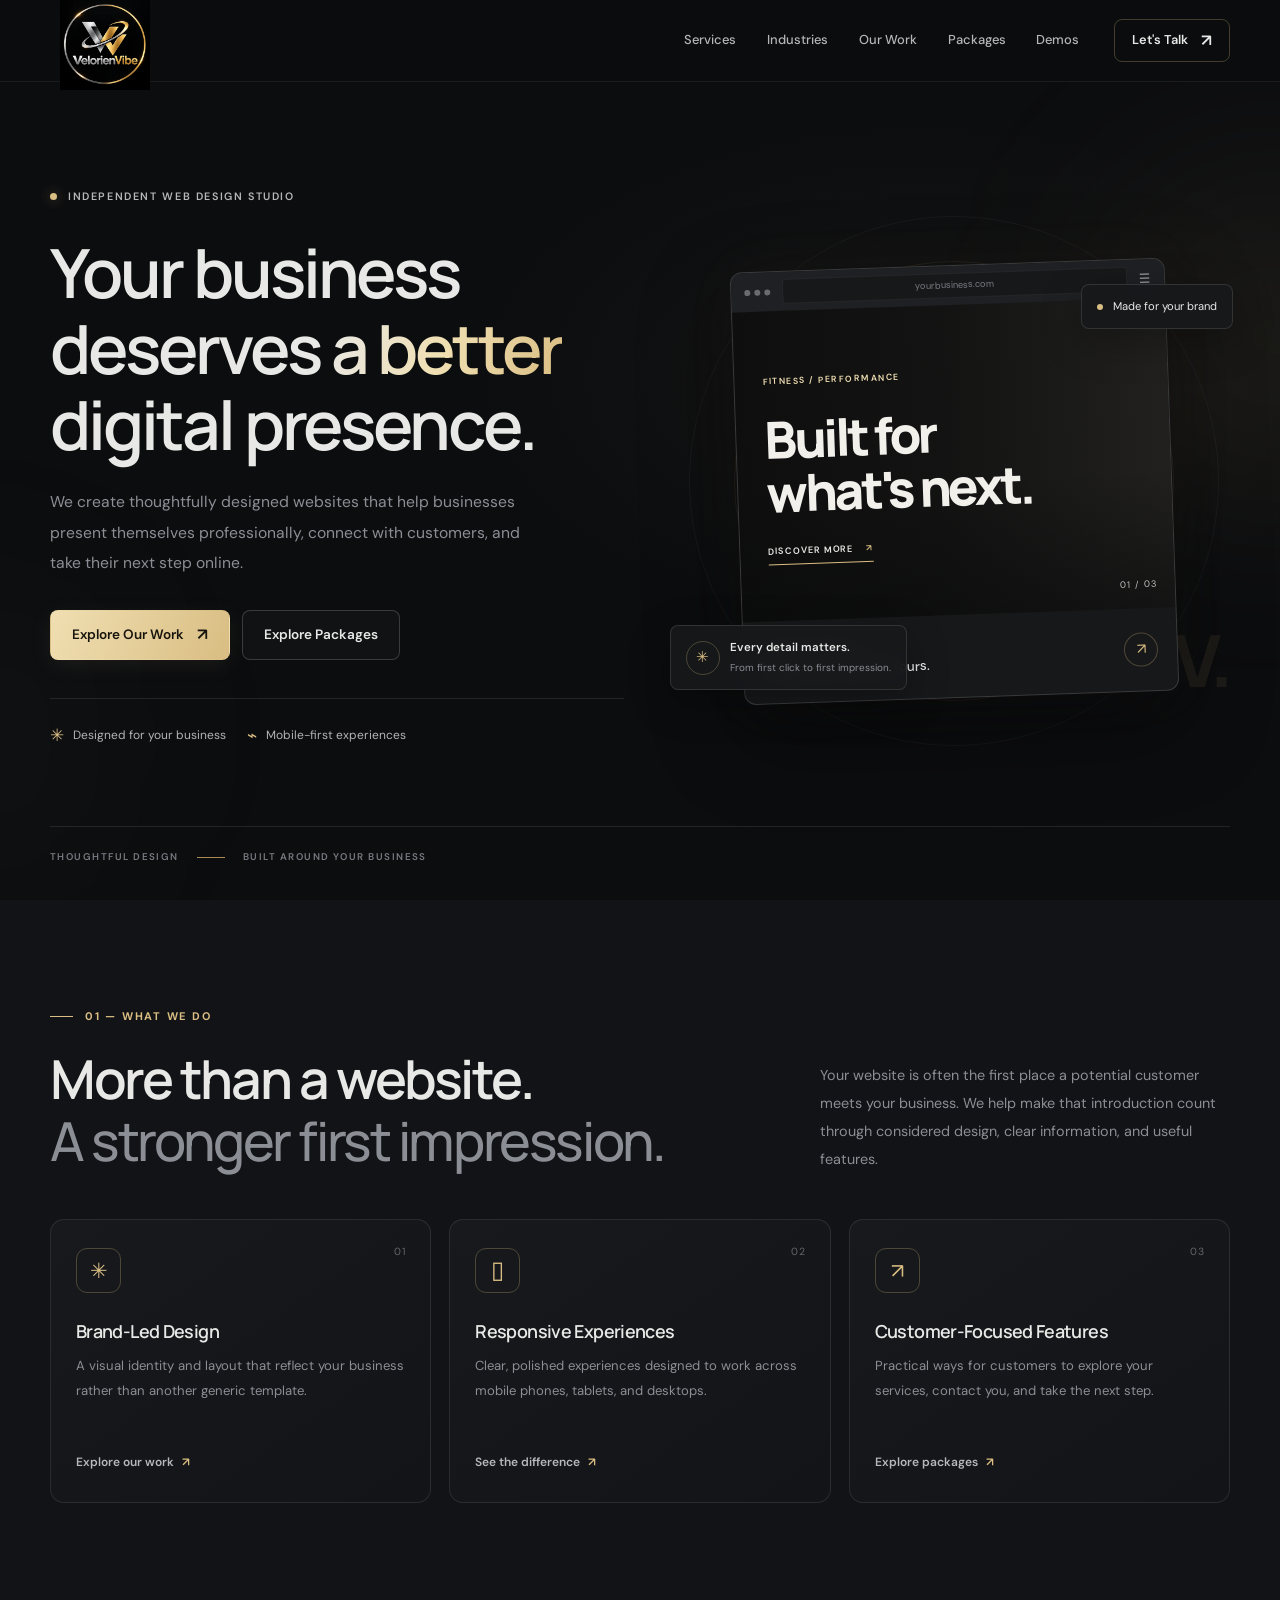
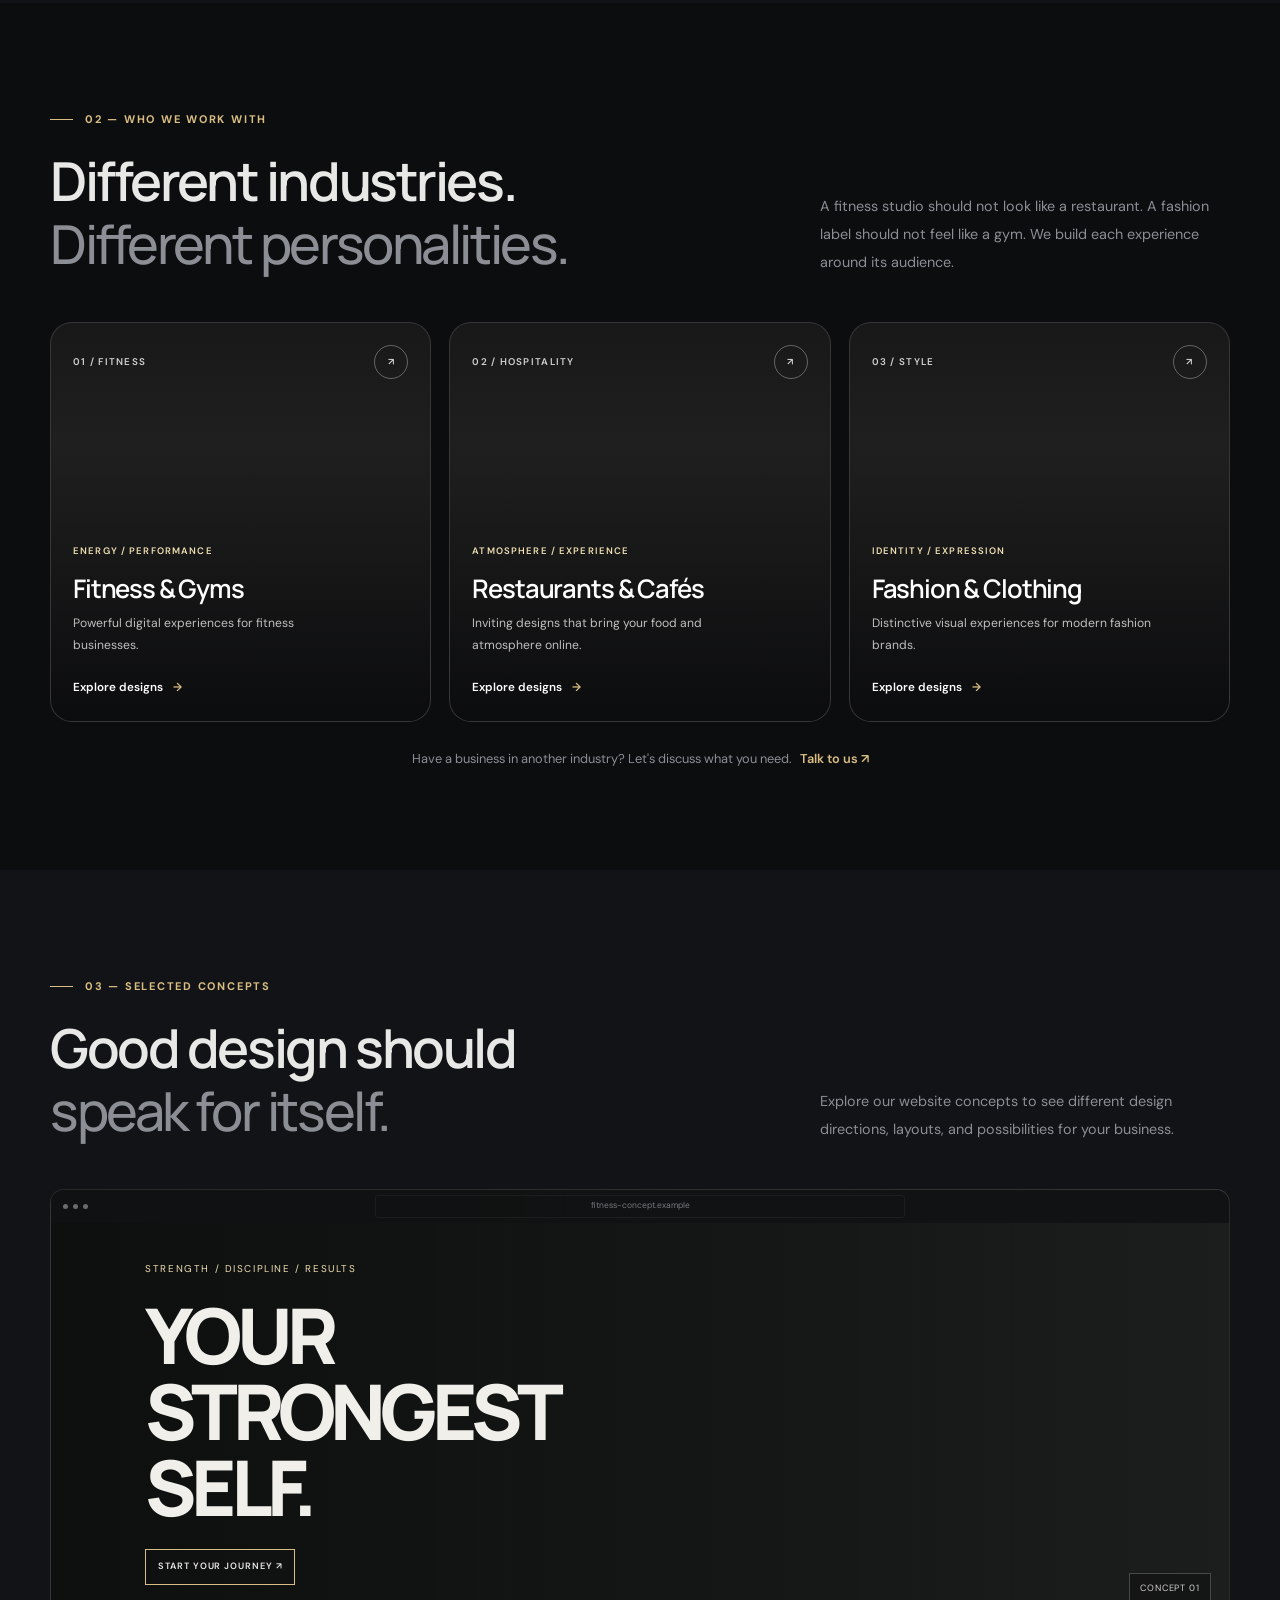
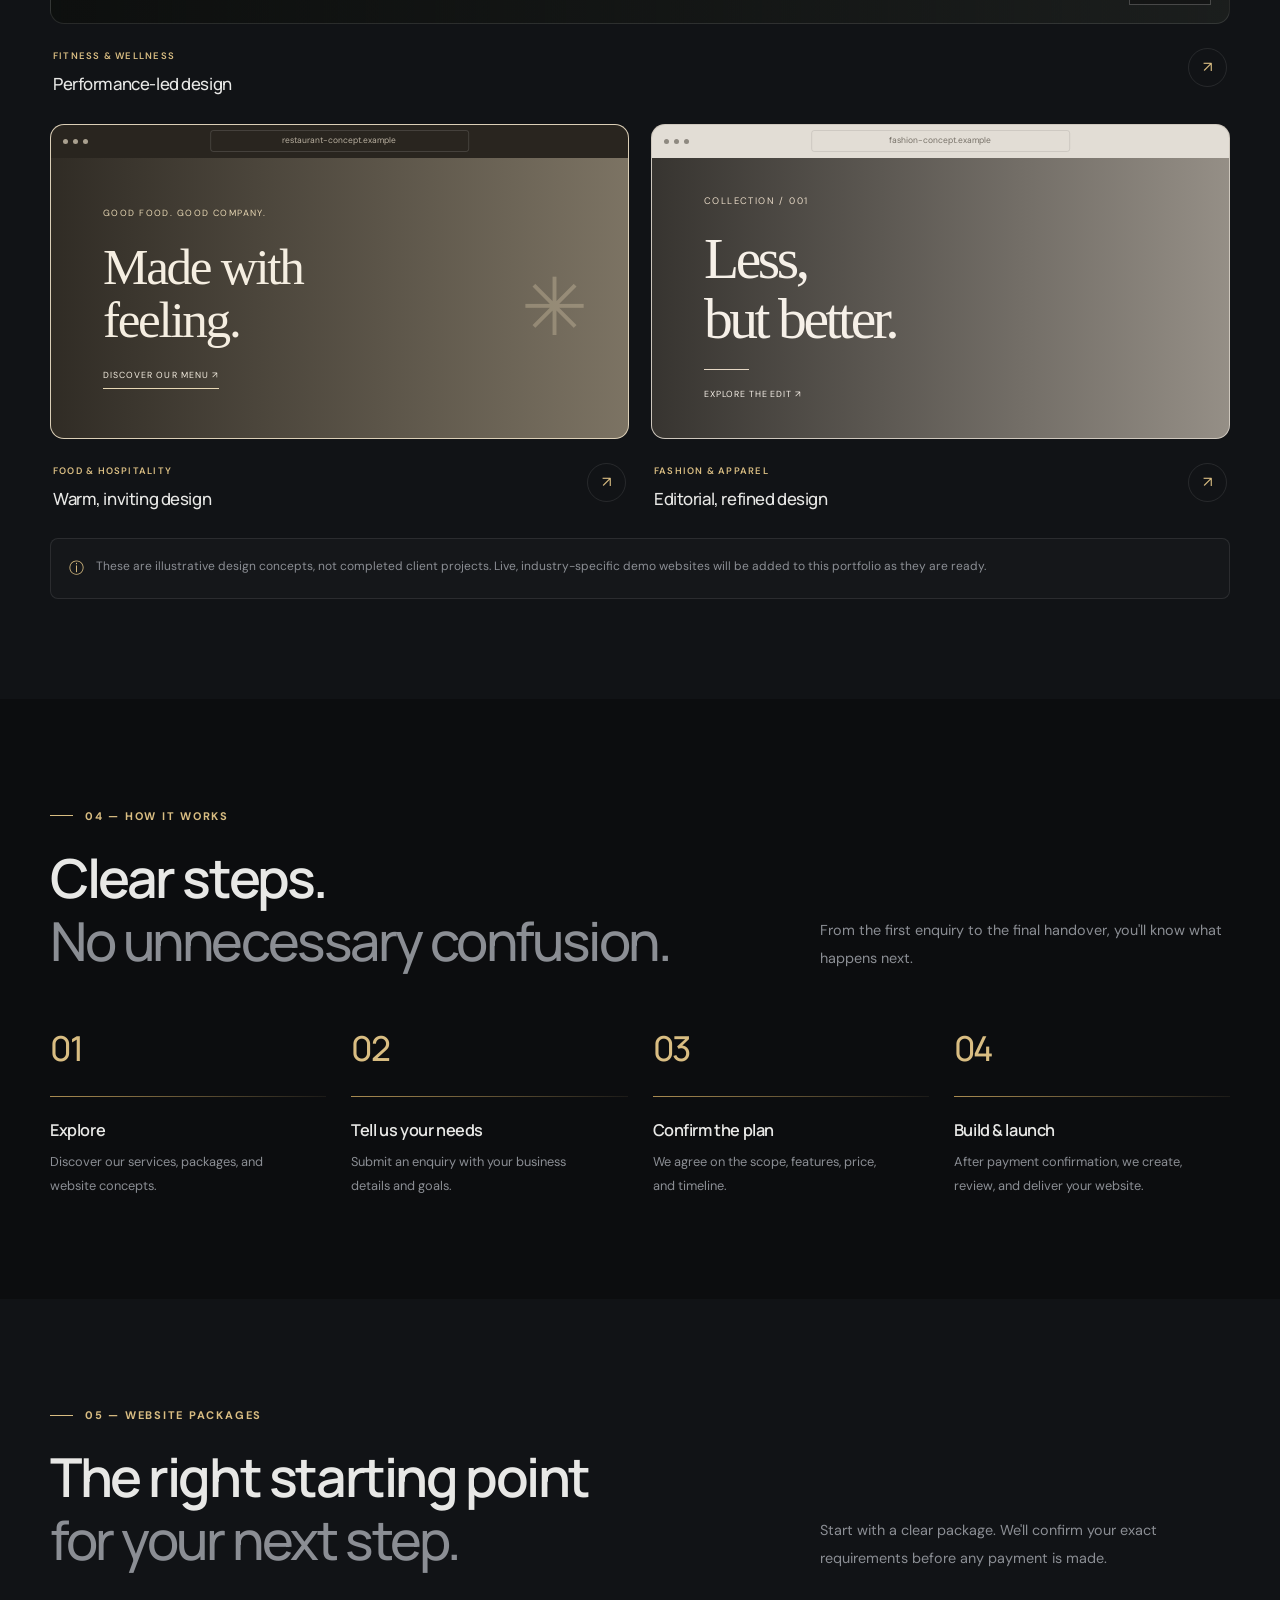
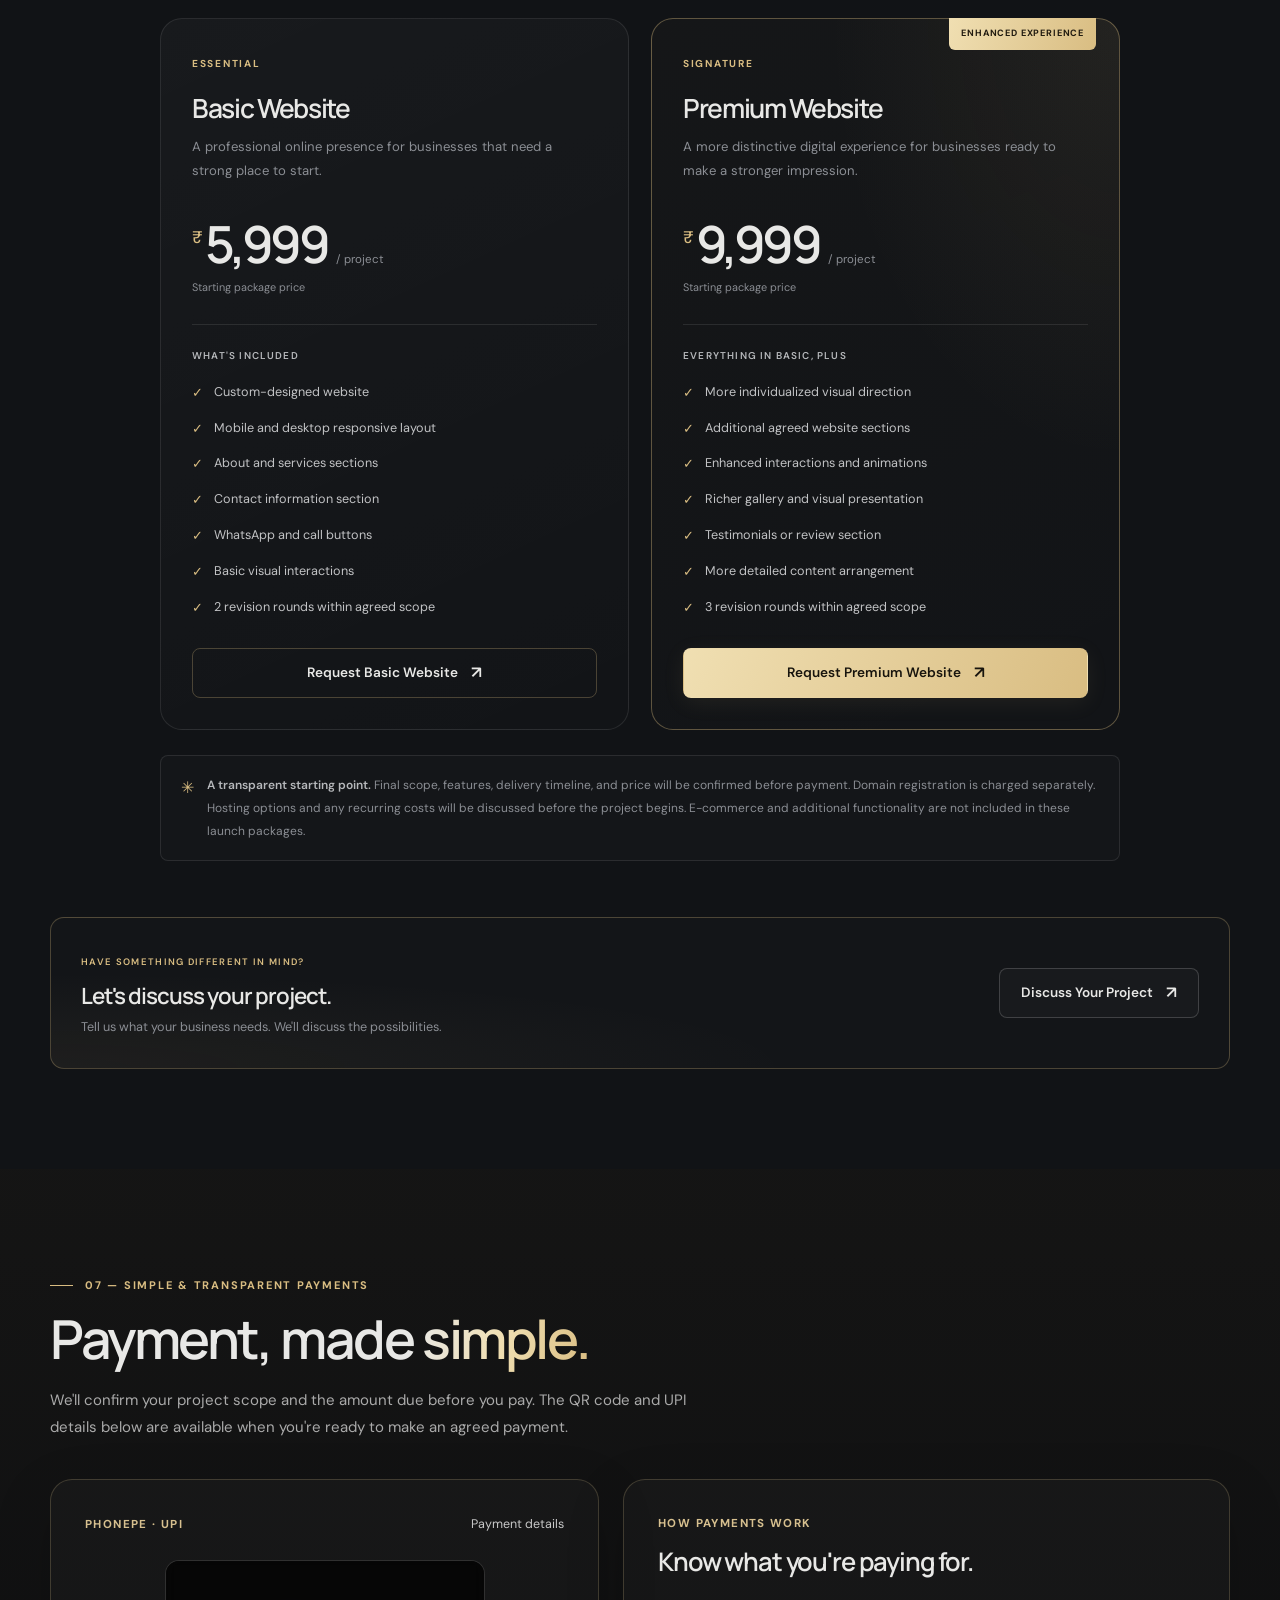
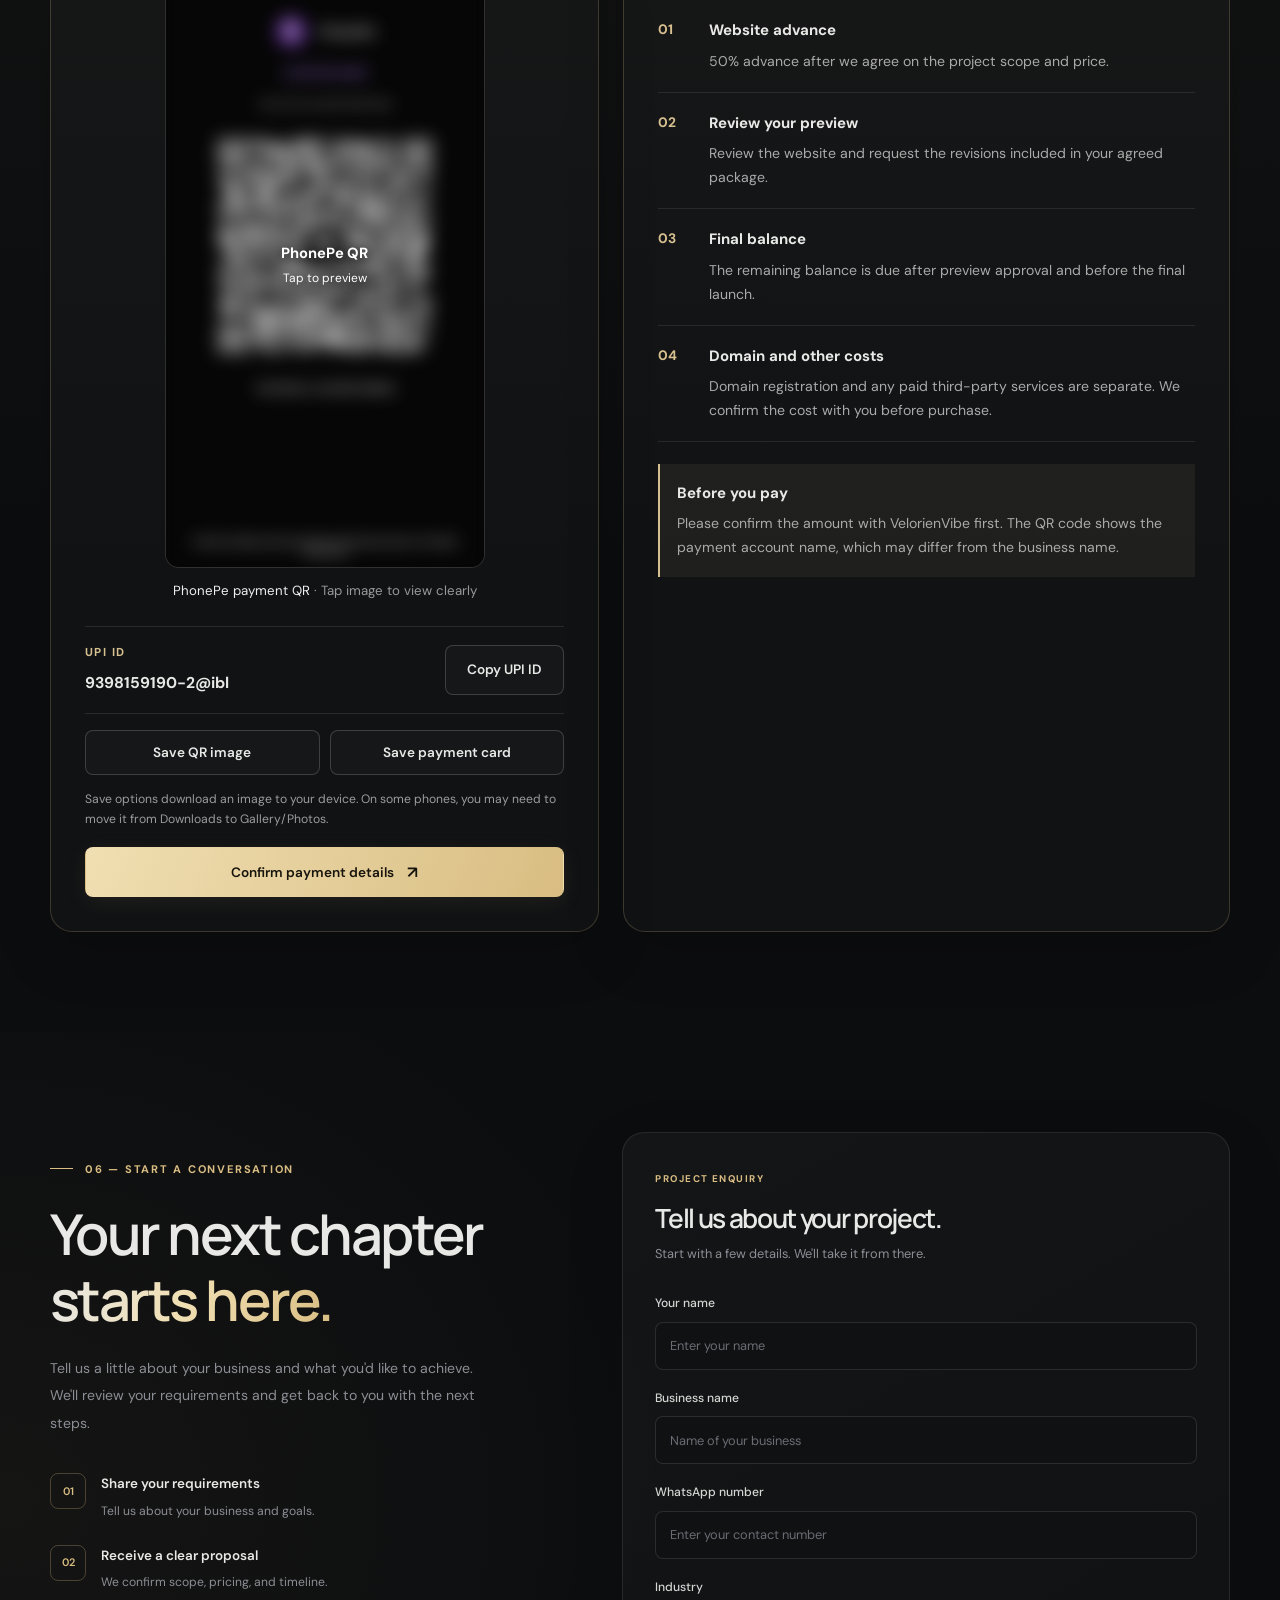
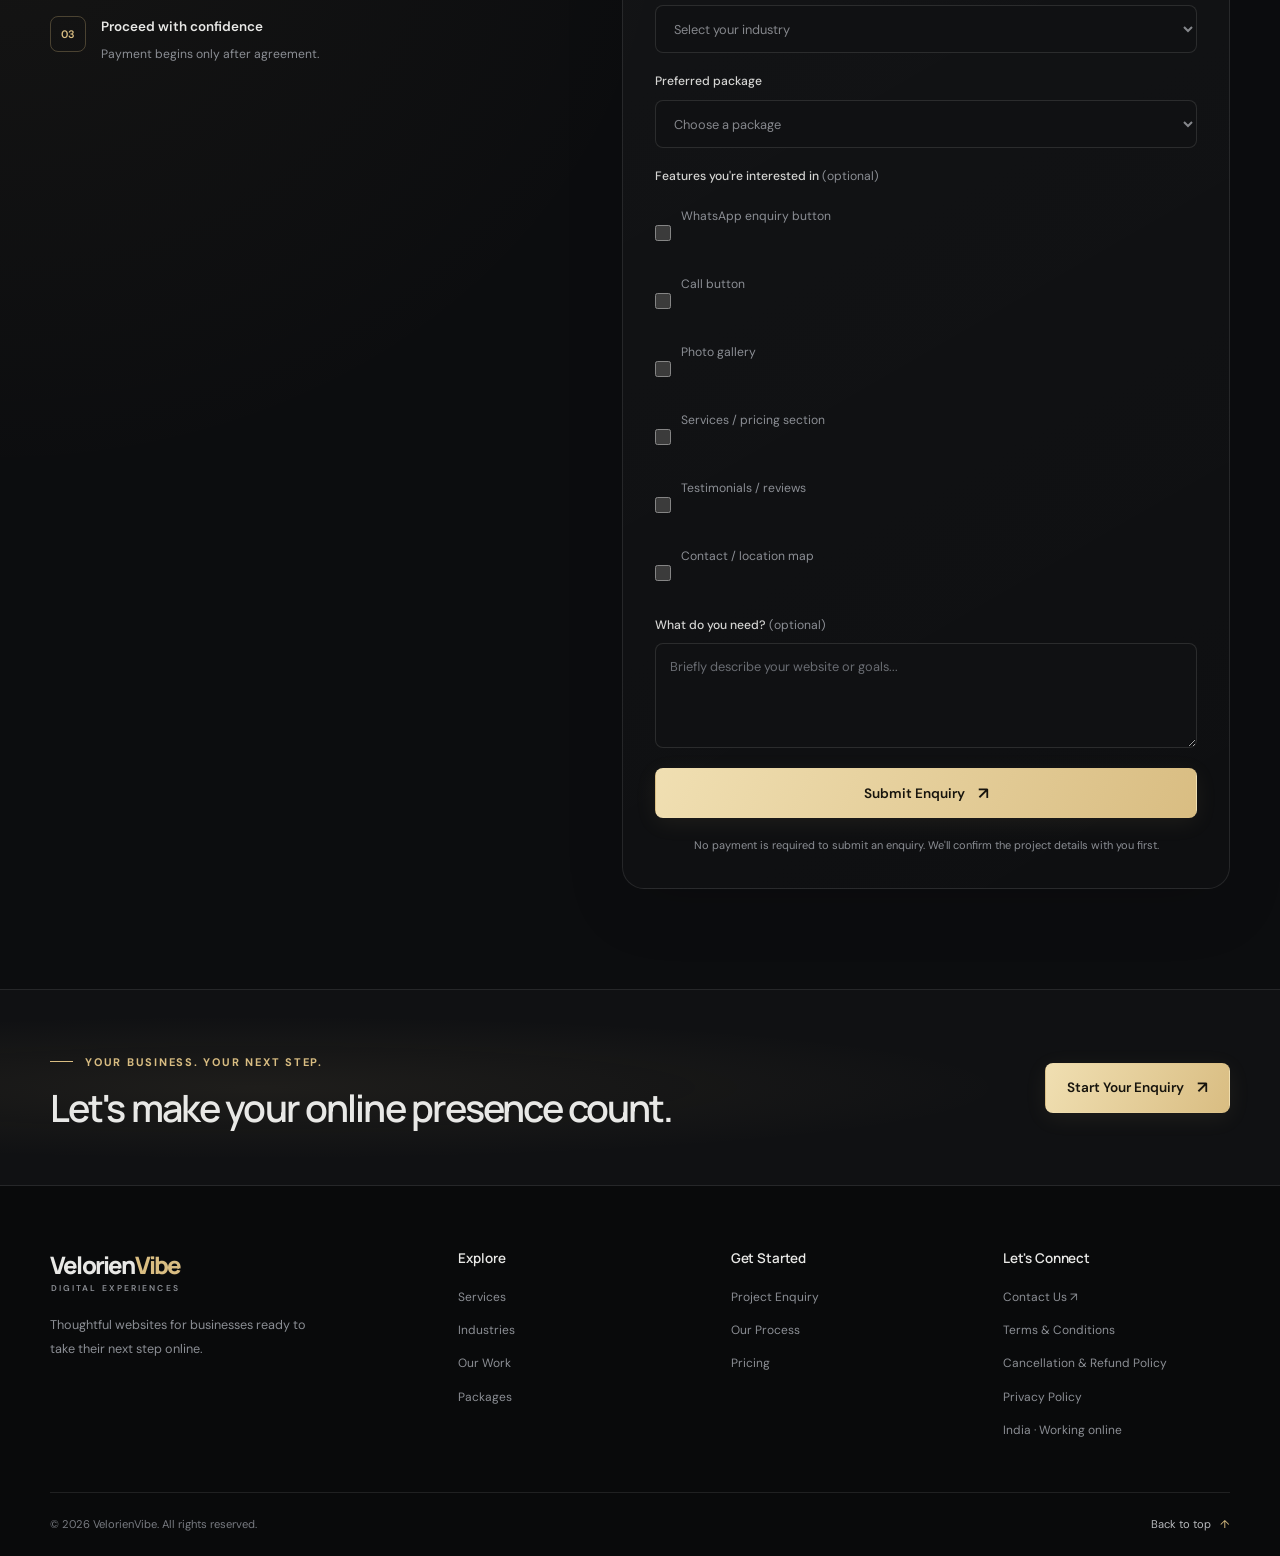
<file: index.html>
<!DOCTYPE html>
<html lang="en">
<head>
    <meta charset="UTF-8">
    <meta name="viewport" content="width=device-width, initial-scale=1.0">

    <meta name="theme-color" content="#101010">
    <meta name="description" content="VelorienVibe creates professional, responsive websites for gyms, restaurants, fashion brands, and growing businesses. Explore our designs and request your website.">

    <title>VelorienVibe | Websites That Move Your Business Forward</title>

    <link rel="preconnect" href="https://fonts.googleapis.com">
    <link rel="preconnect" href="https://fonts.gstatic.com" crossorigin>

    <link href="https://fonts.googleapis.com/css2?family=DM+Sans:wght@400;500;600;700&family=Manrope:wght@400;500;600;700;800&display=swap" rel="stylesheet">

    <link rel="stylesheet" href="style.css">

    <script src="script.js" defer></script>
</head>

<body>

    <!-- Accessibility -->
    <a href="#main-content" class="skip-link">Skip to content</a>

    <!-- Header -->
    <header class="site-header" id="top">

        <div class="container header-inner">

            <a href="#top" class="brand" aria-label="VelorienVibe home">
                <img
                    src="images/velorienvibe-logo.webp"
                    alt="VelorienVibe — Build, Design, Grow"
                    class="brand-logo"
                    width="1600"
                    height="1600"
                 >
            </a>

            <button
                class="menu-toggle"
                id="menu-toggle"
                type="button"
                aria-label="Open navigation menu"
                aria-expanded="false"
                aria-controls="primary-navigation"
            >
                <span></span>
                <span></span>
                <span></span>
            </button>

            <nav class="primary-navigation" id="primary-navigation" aria-label="Main navigation">

                <a href="#services" class="nav-link">Services</a>
                <a href="#industries" class="nav-link">Industries</a>
                <a href="#portfolio" class="nav-link">Our Work</a>
                <a href="#packages" class="nav-link">Packages</a>
                <a href="demos.html" class="nav-link">Demos</a>

                <a href="#contact" class="button button-small button-outline nav-contact">
                    Let's Talk <span aria-hidden="true">↗</span>
                </a>

            </nav>

        </div>

    </header>


    <main id="main-content">

        <!-- Hero -->
        <section class="hero section-padding">

            <div class="hero-glow hero-glow-one"></div>
            <div class="hero-glow hero-glow-two"></div>

            <div class="container hero-grid">

                <div class="hero-content">

                    <div class="eyebrow">
                        <span class="status-dot"></span>
                        <span>INDEPENDENT WEB DESIGN STUDIO</span>
                    </div>

                    <h1>
                        Your business deserves
                        <span class="text-gradient">a better</span>
                        <span class="hero-heading-last">digital presence.</span>
                    </h1>

                    <p class="hero-description">
                        We create thoughtfully designed websites that help
                        businesses present themselves professionally, connect
                        with customers, and take their next step online.
                    </p>

                    <div class="hero-actions">

                        <a href="#portfolio" class="button button-primary">
                            Explore Our Work
                            <span aria-hidden="true">↗</span>
                        </a>

                        <a href="#packages" class="button button-secondary">
                            Explore Packages
                        </a>

                    </div>

                    <div class="hero-proof">

                        <div class="proof-item">
                            <span class="proof-icon" aria-hidden="true">✳</span>
                            <span>Designed for your business</span>
                        </div>

                        <div class="proof-item">
                            <span class="proof-icon" aria-hidden="true">⌁</span>
                            <span>Mobile-first experiences</span>
                        </div>

                    </div>

                </div>


                <!-- Visual portfolio preview -->
                <div class="hero-visual" aria-label="Website design preview">

                    <div class="visual-orbit orbit-one"></div>
                    <div class="visual-orbit orbit-two"></div>

                    <div class="floating-label label-top">
                        <span class="label-dot"></span>
                        Made for your brand
                    </div>

                    <div class="showcase-window">

                        <div class="showcase-topbar">

                            <div class="window-dots" aria-hidden="true">
                                <span></span>
                                <span></span>
                                <span></span>
                            </div>

                            <div class="window-address">yourbusiness.com</div>

                            <span class="window-menu-icon" aria-hidden="true">☰</span>

                        </div>

                        <div class="showcase-image showcase-gym">

                            <div class="showcase-image-overlay"></div>

                            <div class="showcase-copy">

                                <span class="showcase-category">FITNESS / PERFORMANCE</span>

                                <h2>Built for<br>what's next.</h2>

                                <span class="showcase-cta">
                                    DISCOVER MORE <span aria-hidden="true">↗</span>
                                </span>

                            </div>

                            <div class="showcase-index">01 / 03</div>

                        </div>

                        <div class="showcase-bottom">

                            <div>
                                <span class="mini-label">DESIGN APPROACH</span>
                                <strong>Purposeful. Distinct. Yours.</strong>
                            </div>

                            <span class="showcase-arrow" aria-hidden="true">↗</span>

                        </div>

                    </div>


                    <div class="floating-label label-bottom">
                        <span class="gold-star" aria-hidden="true">✳</span>

                        <div>
                            <strong>Every detail matters.</strong>
                            <span>From first click to first impression.</span>
                        </div>

                    </div>

                    <span class="visual-decoration decoration-one" aria-hidden="true">V.</span>

                </div>

            </div>

            <div class="container hero-bottom-line">
                <span>THOUGHTFUL DESIGN</span>
                <span class="bottom-line-divider"></span>
                <span>BUILT AROUND YOUR BUSINESS</span>
            </div>

        </section>


        <!-- Brand introduction -->
        <section class="intro-section section-padding" id="services">

            <div class="container">

                <div class="section-heading">

                    <div class="section-kicker">01 — WHAT WE DO</div>

                    <div class="section-heading-main">

                        <h2>
                            More than a website.<br>
                            <span class="text-muted">A stronger first impression.</span>
                        </h2>

                        <p>
                            Your website is often the first place a potential
                            customer meets your business. We help make that
                            introduction count through considered design,
                            clear information, and useful features.
                        </p>

                    </div>

                </div>


                <div class="service-grid">

                    <article class="service-card">

                        <span class="service-number">01</span>

                        <div class="service-icon" aria-hidden="true">✳</div>

                        <h3>Brand-Led Design</h3>

                        <p>
                            A visual identity and layout that reflect your
                            business rather than another generic template.
                        </p>

                        <a href="#portfolio" class="text-link">
                            Explore our work <span aria-hidden="true">↗</span>
                        </a>

                    </article>


                    <article class="service-card">

                        <span class="service-number">02</span>

                        <div class="service-icon service-icon-mobile" aria-hidden="true">▯</div>

                        <h3>Responsive Experiences</h3>

                        <p>
                            Clear, polished experiences designed to work
                            across mobile phones, tablets, and desktops.
                        </p>

                        <a href="#portfolio" class="text-link">
                            See the difference <span aria-hidden="true">↗</span>
                        </a>

                    </article>


                    <article class="service-card">

                        <span class="service-number">03</span>

                        <div class="service-icon" aria-hidden="true">↗</div>

                        <h3>Customer-Focused Features</h3>

                        <p>
                            Practical ways for customers to explore your
                            services, contact you, and take the next step.
                        </p>

                        <a href="#packages" class="text-link">
                            Explore packages <span aria-hidden="true">↗</span>
                        </a>

                    </article>

                </div>

            </div>

        </section>


        <!-- Industries -->
        <section class="industries-section section-padding" id="industries">

            <div class="container">

                <div class="section-heading">

                    <div class="section-kicker">02 — WHO WE WORK WITH</div>

                    <div class="section-heading-main">

                        <h2>
                            Different industries.<br>
                            <span class="text-muted">Different personalities.</span>
                        </h2>

                        <p>
                            A fitness studio should not look like a restaurant.
                            A fashion label should not feel like a gym.
                            We build each experience around its audience.
                        </p>

                    </div>

                </div>


                <div class="industry-grid">

                    <a href="#portfolio" class="industry-card industry-fitness">

                        <div class="industry-card-overlay"></div>

                        <div class="industry-topline">
                            <span>01 / FITNESS</span>
                            <span class="industry-arrow" aria-hidden="true">↗</span>
                        </div>

                        <div class="industry-content">
                            <span class="industry-small-title">ENERGY / PERFORMANCE</span>
                            <h3>Fitness & Gyms</h3>
                            <p>Powerful digital experiences for fitness businesses.</p>
                            <span class="industry-explore">Explore designs <span aria-hidden="true">→</span></span>
                        </div>

                    </a>


                    <a href="#portfolio" class="industry-card industry-restaurant">

                        <div class="industry-card-overlay"></div>

                        <div class="industry-topline">
                            <span>02 / HOSPITALITY</span>
                            <span class="industry-arrow" aria-hidden="true">↗</span>
                        </div>

                        <div class="industry-content">
                            <span class="industry-small-title">ATMOSPHERE / EXPERIENCE</span>
                            <h3>Restaurants & Cafés</h3>
                            <p>Inviting designs that bring your food and atmosphere online.</p>
                            <span class="industry-explore">Explore designs <span aria-hidden="true">→</span></span>
                        </div>

                    </a>


                    <a href="#portfolio" class="industry-card industry-fashion">

                        <div class="industry-card-overlay"></div>

                        <div class="industry-topline">
                            <span>03 / STYLE</span>
                            <span class="industry-arrow" aria-hidden="true">↗</span>
                        </div>

                        <div class="industry-content">
                            <span class="industry-small-title">IDENTITY / EXPRESSION</span>
                            <h3>Fashion & Clothing</h3>
                            <p>Distinctive visual experiences for modern fashion brands.</p>
                            <span class="industry-explore">Explore designs <span aria-hidden="true">→</span></span>
                        </div>

                    </a>

                </div>

                <p class="industry-note">
                    Have a business in another industry? Let's discuss what you need.
                    <a href="#contact">Talk to us <span aria-hidden="true">↗</span></a>
                </p>

            </div>

        </section>


        <!-- Portfolio -->
        <section class="portfolio-section section-padding" id="portfolio">

            <div class="container">

                <div class="section-heading">

                    <div class="section-kicker">03 — SELECTED CONCEPTS</div>

                    <div class="section-heading-main">

                        <h2>
                            Good design should<br>
                            <span class="text-muted">speak for itself.</span>
                        </h2>

                        <p>
                            Explore our website concepts to see different
                            design directions, layouts, and possibilities
                            for your business.
                        </p>

                    </div>

                </div>


                <div class="portfolio-grid">

                    <article class="portfolio-card portfolio-large">

                        <a href="#contact" class="portfolio-preview preview-fitness" aria-label="Enquire about a fitness website">

                            <div class="preview-browser">
                                <span></span><span></span><span></span>
                                <div class="preview-url">fitness-concept.example</div>
                            </div>

                            <div class="preview-fitness-content">
                                <span>STRENGTH / DISCIPLINE / RESULTS</span>
                                <strong>YOUR<br>STRONGEST<br>SELF.</strong>
                                <span class="preview-mini-button">START YOUR JOURNEY ↗</span>
                            </div>

                            <span class="preview-stamp">CONCEPT 01</span>

                        </a>

                        <div class="portfolio-info">
                            <div>
                                <span class="portfolio-category">FITNESS & WELLNESS</span>
                                <h3>Performance-led design</h3>
                            </div>

                            <a href="#contact" class="portfolio-link" aria-label="Enquire about performance-led design">↗</a>
                        </div>

                    </article>


                    <article class="portfolio-card">

                        <a href="#contact" class="portfolio-preview preview-restaurant" aria-label="Enquire about a restaurant website">

                            <div class="preview-browser">
                                <span></span><span></span><span></span>
                                <div class="preview-url">restaurant-concept.example</div>
                            </div>

                            <div class="preview-restaurant-content">
                                <span>GOOD FOOD. GOOD COMPANY.</span>
                                <strong>Made with<br>feeling.</strong>
                                <span class="restaurant-decoration" aria-hidden="true">✳</span>
                                <span class="restaurant-mini-link">DISCOVER OUR MENU ↗</span>
                            </div>

                        </a>

                        <div class="portfolio-info">
                            <div>
                                <span class="portfolio-category">FOOD & HOSPITALITY</span>
                                <h3>Warm, inviting design</h3>
                            </div>

                            <a href="#contact" class="portfolio-link" aria-label="Enquire about restaurant design">↗</a>
                        </div>

                    </article>


                    <article class="portfolio-card">

                        <a href="#contact" class="portfolio-preview preview-fashion" aria-label="Enquire about a fashion website">

                            <div class="preview-browser">
                                <span></span><span></span><span></span>
                                <div class="preview-url">fashion-concept.example</div>
                            </div>

                            <div class="preview-fashion-content">
                                <span>COLLECTION / 001</span>
                                <strong>Less,<br>but better.</strong>
                                <span class="fashion-line"></span>
                                <span class="fashion-mini-link">EXPLORE THE EDIT ↗</span>
                            </div>

                        </a>

                        <div class="portfolio-info">
                            <div>
                                <span class="portfolio-category">FASHION & APPAREL</span>
                                <h3>Editorial, refined design</h3>
                            </div>

                            <a href="#contact" class="portfolio-link" aria-label="Enquire about fashion design">↗</a>
                        </div>

                    </article>

                </div>


                <div class="portfolio-disclaimer">
                    <span class="disclaimer-icon" aria-hidden="true">ⓘ</span>
                    <p>
                        These are illustrative design concepts, not completed client projects.
                        Live, industry-specific demo websites will be added to this portfolio
                        as they are ready.
                    </p>
                </div>

            </div>

        </section>


        <!-- Process -->
        <section class="process-section section-padding" id="process">

            <div class="container">

                <div class="section-heading">

                    <div class="section-kicker">04 — HOW IT WORKS</div>

                    <div class="section-heading-main">

                        <h2>
                            Clear steps.<br>
                            <span class="text-muted">No unnecessary confusion.</span>
                        </h2>

                        <p>
                            From the first enquiry to the final handover,
                            you'll know what happens next.
                        </p>

                    </div>

                </div>


                <div class="process-grid">

                    <article class="process-step">
                        <span class="process-number">01</span>
                        <span class="process-line"></span>
                        <h3>Explore</h3>
                        <p>Discover our services, packages, and website concepts.</p>
                    </article>

                    <article class="process-step">
                        <span class="process-number">02</span>
                        <span class="process-line"></span>
                        <h3>Tell us your needs</h3>
                        <p>Submit an enquiry with your business details and goals.</p>
                    </article>

                    <article class="process-step">
                        <span class="process-number">03</span>
                        <span class="process-line"></span>
                        <h3>Confirm the plan</h3>
                        <p>We agree on the scope, features, price, and timeline.</p>
                    </article>

                    <article class="process-step">
                        <span class="process-number">04</span>
                        <span class="process-line"></span>
                        <h3>Build & launch</h3>
                        <p>After payment confirmation, we create, review, and deliver your website.</p>
                    </article>

                </div>

            </div>

        </section>


        <!-- Packages -->
        <section class="packages-section section-padding" id="packages">

            <div class="container">

                <div class="section-heading">

                    <div class="section-kicker">05 — WEBSITE PACKAGES</div>

                    <div class="section-heading-main">

                        <h2>
                            The right starting point<br>
                            <span class="text-muted">for your next step.</span>
                        </h2>

                        <p>
                            Start with a clear package. We'll confirm your
                            exact requirements before any payment is made.
                        </p>

                    </div>

                </div>


                <div class="package-grid">

                    <!-- Basic -->
                    <article class="package-card">

                        <div class="package-top">

                            <span class="package-label">ESSENTIAL</span>

                            <h3>Basic Website</h3>

                            <p>
                                A professional online presence for businesses
                                that need a strong place to start.
                            </p>

                            <div class="package-price">
                                <span class="currency">₹</span>
                                <span class="price-number">5,999</span>
                                <span class="price-suffix">/ project</span>
                            </div>

                            <span class="package-price-note">Starting package price</span>

                        </div>


                        <div class="package-divider"></div>

                        <div class="package-features-heading">WHAT'S INCLUDED</div>

                        <ul class="feature-list">
                            <li><span aria-hidden="true">✓</span> Custom-designed website</li>
                            <li><span aria-hidden="true">✓</span> Mobile and desktop responsive layout</li>
                            <li><span aria-hidden="true">✓</span> About and services sections</li>
                            <li><span aria-hidden="true">✓</span> Contact information section</li>
                            <li><span aria-hidden="true">✓</span> WhatsApp and call buttons</li>
                            <li><span aria-hidden="true">✓</span> Basic visual interactions</li>
                            <li><span aria-hidden="true">✓</span> 2 revision rounds within agreed scope</li>
                        </ul>

                        <a
                            href="#contact"
                            class="button button-package button-outline"
                            data-package="Basic Website"
                        >
                            Request Basic Website
                            <span aria-hidden="true">↗</span>
                        </a>

                    </article>


                    <!-- Premium -->
                    <article class="package-card package-featured">

                        <div class="package-ribbon">ENHANCED EXPERIENCE</div>

                        <div class="package-top">

                            <span class="package-label">SIGNATURE</span>

                            <h3>Premium Website</h3>

                            <p>
                                A more distinctive digital experience for
                                businesses ready to make a stronger impression.
                            </p>

                            <div class="package-price">
                                <span class="currency">₹</span>
                                <span class="price-number">9,999</span>
                                <span class="price-suffix">/ project</span>
                            </div>

                            <span class="package-price-note">Starting package price</span>

                        </div>


                        <div class="package-divider"></div>

                        <div class="package-features-heading">EVERYTHING IN BASIC, PLUS</div>

                        <ul class="feature-list">
                            <li><span aria-hidden="true">✓</span> More individualized visual direction</li>
                            <li><span aria-hidden="true">✓</span> Additional agreed website sections</li>
                            <li><span aria-hidden="true">✓</span> Enhanced interactions and animations</li>
                            <li><span aria-hidden="true">✓</span> Richer gallery and visual presentation</li>
                            <li><span aria-hidden="true">✓</span> Testimonials or review section</li>
                            <li><span aria-hidden="true">✓</span> More detailed content arrangement</li>
                            <li><span aria-hidden="true">✓</span> 3 revision rounds within agreed scope</li>
                        </ul>

                        <a
                            href="#contact"
                            class="button button-package button-primary"
                            data-package="Premium Website"
                        >
                            Request Premium Website
                            <span aria-hidden="true">↗</span>
                        </a>

                    </article>

                </div>


                <div class="package-terms">

                    <span class="terms-icon" aria-hidden="true">✳</span>

                    <p>
                        <strong>A transparent starting point.</strong>
                        Final scope, features, delivery timeline, and price
                        will be confirmed before payment. Domain registration
                        is charged separately. Hosting options and any
                        recurring costs will be discussed before the project
                        begins. E-commerce and additional functionality are
                        not included in these launch packages.
                    </p>

                </div>


                <div class="custom-project">

                    <div>
                        <span class="custom-kicker">HAVE SOMETHING DIFFERENT IN MIND?</span>
                        <h3>Let's discuss your project.</h3>
                        <p>Tell us what your business needs. We'll discuss the possibilities.</p>
                    </div>

                    <a href="#contact" class="button button-secondary">
                        Discuss Your Project <span aria-hidden="true">↗</span>
                    </a>

                </div>

            </div>

        </section>



        <!-- Payment information -->
        <section class="payment-section section-padding" id="payment">
            <div class="container">
                <div class="payment-intro">
                    <div class="section-kicker">07 — SIMPLE & TRANSPARENT PAYMENTS</div>
                    <h2>Payment, made <span class="text-gradient">simple.</span></h2>
                    <p>We'll confirm your project scope and the amount due before you pay. The QR code and UPI details below are available when you're ready to make an agreed payment.</p>
                </div>
                <div class="payment-layout">
                    <div class="payment-card payment-qr-card">
                        <div class="payment-card-top">
                            <span class="payment-eyebrow">PHONEPE · UPI</span>
                            <span class="payment-status-dot">Payment details</span>
                        </div>
                        <button type="button" class="qr-preview" id="qrPreviewButton" aria-label="Preview PhonePe payment QR code">
                            <img src="phonepe-qr.png" alt="PhonePe UPI QR code" id="paymentQrImage">
                            <span class="qr-preview-overlay"><span class="qr-preview-title">PhonePe QR</span><span class="qr-preview-hint">Tap to preview</span></span>
                        </button>
                        <p class="qr-caption">PhonePe payment QR <span>· Tap image to view clearly</span></p>
                        <div class="upi-row">
                            <div><span class="payment-label">UPI ID</span><strong id="paymentUpiId">9398159190-2@ibl</strong></div>
                            <button type="button" class="button button-secondary copy-upi-button" id="copyUpiButton">Copy UPI ID</button>
                        </div>
                        <div class="payment-actions">
                            <button type="button" class="button button-secondary" id="saveQrButton">Save QR image</button>
                            <button type="button" class="button button-secondary" id="savePaymentCardButton">Save payment card</button>
                        </div>
                        <p class="payment-small-note" id="paymentActionStatus" role="status" aria-live="polite">Save options download an image to your device. On some phones, you may need to move it from Downloads to Gallery/Photos.</p>
                        <button type="button" class="button button-primary payment-confirm-button" id="confirmPaymentButton">Confirm payment details <span aria-hidden="true">↗</span></button>
                    </div>
                    <div class="payment-card payment-steps-card">
                        <span class="payment-eyebrow">HOW PAYMENTS WORK</span>
                        <h3>Know what you're paying for.</h3>
                        <div class="payment-step"><span>01</span><div><strong>Website advance</strong><p>50% advance after we agree on the project scope and price.</p></div></div>
                        <div class="payment-step"><span>02</span><div><strong>Review your preview</strong><p>Review the website and request the revisions included in your agreed package.</p></div></div>
                        <div class="payment-step"><span>03</span><div><strong>Final balance</strong><p>The remaining balance is due after preview approval and before the final launch.</p></div></div>
                        <div class="payment-step"><span>04</span><div><strong>Domain and other costs</strong><p>Domain registration and any paid third-party services are separate. We confirm the cost with you before purchase.</p></div></div>
                        <div class="payment-note"><strong>Before you pay</strong><p>Please confirm the amount with VelorienVibe first. The QR code shows the payment account name, which may differ from the business name.</p></div>
                    </div>
                </div>
            </div>
        </section>

        <!-- QR preview modal -->
        <div class="vv-modal" id="qrPreviewModal" role="dialog" aria-modal="true" aria-labelledby="qrModalTitle" hidden>
            <div class="vv-modal-backdrop" data-close-modal="qrPreviewModal"></div>
            <div class="vv-modal-panel qr-modal-panel">
                <button type="button" class="vv-modal-close" aria-label="Close QR preview" data-close-modal="qrPreviewModal">×</button>
                <span class="payment-eyebrow">PHONEPE · UPI</span>
                <h3 id="qrModalTitle">Scan & pay</h3>
                <img src="phonepe-qr.png" alt="Full PhonePe UPI QR code" class="qr-full-image">
                <p class="modal-upi-text">UPI ID: <strong>9398159190-2@ibl</strong></p>
                <div class="payment-actions modal-actions"><button type="button" class="button button-secondary" id="modalSaveQrButton">Save QR image</button><button type="button" class="button button-primary" data-close-modal="qrPreviewModal">Done</button></div>
            </div>
        </div>

        <!-- Payment confirmation modal -->
        <div class="vv-modal" id="paymentConfirmModal" role="dialog" aria-modal="true" aria-labelledby="paymentConfirmTitle" hidden>
            <div class="vv-modal-backdrop" data-close-modal="paymentConfirmModal"></div>
            <div class="vv-modal-panel confirm-modal-panel">
                <div class="confirm-modal-icon" aria-hidden="true">?</div>
                <h3 id="paymentConfirmTitle">Have you completed the payment?</h3>
                <p>Choose an option below. If you haven't paid yet, we'll keep you here so you can view the QR code and UPI details.</p>
                <div class="confirm-modal-actions"><button type="button" class="button button-primary" id="paymentYesButton">Yes, done</button><button type="button" class="button button-secondary" id="paymentNoButton">No, not done yet</button></div>
            </div>
        </div>

        <!-- Contact -->
        <section class="contact-section section-padding" id="contact">

            <div class="container contact-grid">

                <div class="contact-content">

                    <div class="section-kicker">06 — START A CONVERSATION</div>

                    <h2>
                        Your next chapter<br>
                        <span class="text-gradient">starts here.</span>
                    </h2>

                    <p>
                        Tell us a little about your business and what you'd
                        like to achieve. We'll review your requirements and
                        get back to you with the next steps.
                    </p>

                    <div class="contact-points">

                        <div class="contact-point">
                            <span class="contact-point-icon" aria-hidden="true">01</span>
                            <div>
                                <strong>Share your requirements</strong>
                                <span>Tell us about your business and goals.</span>
                            </div>
                        </div>

                        <div class="contact-point">
                            <span class="contact-point-icon" aria-hidden="true">02</span>
                            <div>
                                <strong>Receive a clear proposal</strong>
                                <span>We confirm scope, pricing, and timeline.</span>
                            </div>
                        </div>

                        <div class="contact-point">
                            <span class="contact-point-icon" aria-hidden="true">03</span>
                            <div>
                                <strong>Proceed with confidence</strong>
                                <span>Payment begins only after agreement.</span>
                            </div>
                        </div>

                    </div>

                </div>


                <!-- Front-end form structure; submission integration comes later -->
                <div class="contact-form-card">

                    <div class="form-heading">
                        <span class="form-step-label">PROJECT ENQUIRY</span>
                        <h3>Tell us about your project.</h3>
                        <p>Start with a few details. We'll take it from there.</p>
                    </div>


                    <form id="enquiry-form">

                        <div class="form-field">

                            <label for="customer-name">Your name</label>

                            <input
                                type="text"
                                id="customer-name"
                                name="name"
                                placeholder="Enter your name"
                                autocomplete="name"
                                required
                            >

                        </div>


                        <div class="form-field">

                            <label for="business-name">Business name</label>

                            <input
                                type="text"
                                id="business-name"
                                name="business"
                                placeholder="Name of your business"
                                autocomplete="organization"
                                required
                            >

                        </div>


                        <div class="form-field">

                            <label for="customer-phone">WhatsApp number</label>

                            <input
                                type="tel"
                                id="customer-phone"
                                name="phone"
                                placeholder="Enter your contact number"
                                autocomplete="tel"
                                inputmode="tel"
                                required
                            >

                        </div>


                        <div class="form-field">

                            <label for="business-industry">Industry</label>

                            <select id="business-industry" name="industry" required>

                                <option value="" disabled selected>Select your industry</option>
                                <option value="Fitness / Gym">Fitness / Gym</option>
                                <option value="Restaurant / Cafe">Restaurant / Café</option>
                                <option value="Fashion / Clothing">Fashion / Clothing</option>
                                <option value="Other">Other</option>

                            </select>

                        </div>


                        <div class="form-field">

                            <label for="website-package">Preferred package</label>

                            <select id="website-package" name="package" required>

                                <option value="" disabled selected>Choose a package</option>
                                <option value="Basic Website">Basic Website — ₹5,999</option>
                                <option value="Premium Website">Premium Website — ₹9,999</option>
                                <option value="Need guidance">Not sure — help me choose</option>
                                <option value="Custom project">Custom project discussion</option>

                            </select>

                        </div>


                        <fieldset class="form-field feature-options">
                            <legend>Features you're interested in <span>(optional)</span></legend>
                            <label class="feature-option"><input type="checkbox" name="features" value="WhatsApp enquiry button"> <span>WhatsApp enquiry button</span></label>
                            <label class="feature-option"><input type="checkbox" name="features" value="Call button"> <span>Call button</span></label>
                            <label class="feature-option"><input type="checkbox" name="features" value="Photo gallery"> <span>Photo gallery</span></label>
                            <label class="feature-option"><input type="checkbox" name="features" value="Services / pricing section"> <span>Services / pricing section</span></label>
                            <label class="feature-option"><input type="checkbox" name="features" value="Testimonials / reviews"> <span>Testimonials / reviews</span></label>
                            <label class="feature-option"><input type="checkbox" name="features" value="Contact / location map"> <span>Contact / location map</span></label>
                        </fieldset>


                        <div class="form-field">

                            <label for="project-details">What do you need? <span>(optional)</span></label>

                            <textarea
                                id="project-details"
                                name="details"
                                rows="3"
                                placeholder="Briefly describe your website or goals..."
                            ></textarea>

                        </div>


                        <button type="submit" class="button button-primary form-submit">
                            Submit Enquiry <span aria-hidden="true">↗</span>
                        </button>

                        <p class="form-privacy-note">
                            No payment is required to submit an enquiry.
                            We'll confirm the project details with you first.
                        </p>

                        <p class="form-status" id="form-status" role="status" aria-live="polite"></p>

                    </form>

                </div>

            </div>

        </section>


        <!-- Final CTA -->
        <section class="final-cta">

            <div class="container final-cta-inner">

                <div>
                    <span class="section-kicker">YOUR BUSINESS. YOUR NEXT STEP.</span>
                    <h2>Let's make your online presence count.</h2>
                </div>

                <a href="#contact" class="button button-primary">
                    Start Your Enquiry <span aria-hidden="true">↗</span>
                </a>

            </div>

        </section>

    </main>


    <!-- Footer -->
    <footer class="site-footer">

        <div class="container">

            <div class="footer-main">

                <div class="footer-brand-column">

                    <a href="#top" class="brand footer-brand" aria-label="VelorienVibe home">
                        <span class="brand-name">Velorien<span>Vibe</span></span>
                        <span class="brand-caption">DIGITAL EXPERIENCES</span>
                    </a>

                    <p>
                        Thoughtful websites for businesses ready
                        to take their next step online.
                    </p>

                </div>


                <div class="footer-column">
                    <h3>Explore</h3>
                    <a href="#services">Services</a>
                    <a href="#industries">Industries</a>
                    <a href="#portfolio">Our Work</a>
                    <a href="#packages">Packages</a>
                </div>


                <div class="footer-column">
                    <h3>Get Started</h3>
                    <a href="#contact">Project Enquiry</a>
                    <a href="#process">Our Process</a>
                    <a href="#packages">Pricing</a>
                </div>


                <div class="footer-column">
                    <h3>Let's Connect</h3>
                    <a href="#contact">Contact Us <span aria-hidden="true">↗</span></a>
                    <a href="terms.html">Terms &amp; Conditions</a>
                    <a href="refund-policy.html">Cancellation &amp; Refund Policy</a>
                    <a href="privacy-policy.html">Privacy Policy</a>
                    <span class="footer-location">India · Working online</span>
                </div>

            </div>


            <div class="footer-bottom">

                <span>© <span id="current-year">2026</span> VelorienVibe. All rights reserved.</span>

                <a href="#top" class="back-to-top">
                    Back to top <span aria-hidden="true">↑</span>
                </a>

            </div>

        </div>

    </footer>

</body>
</html>
</file>
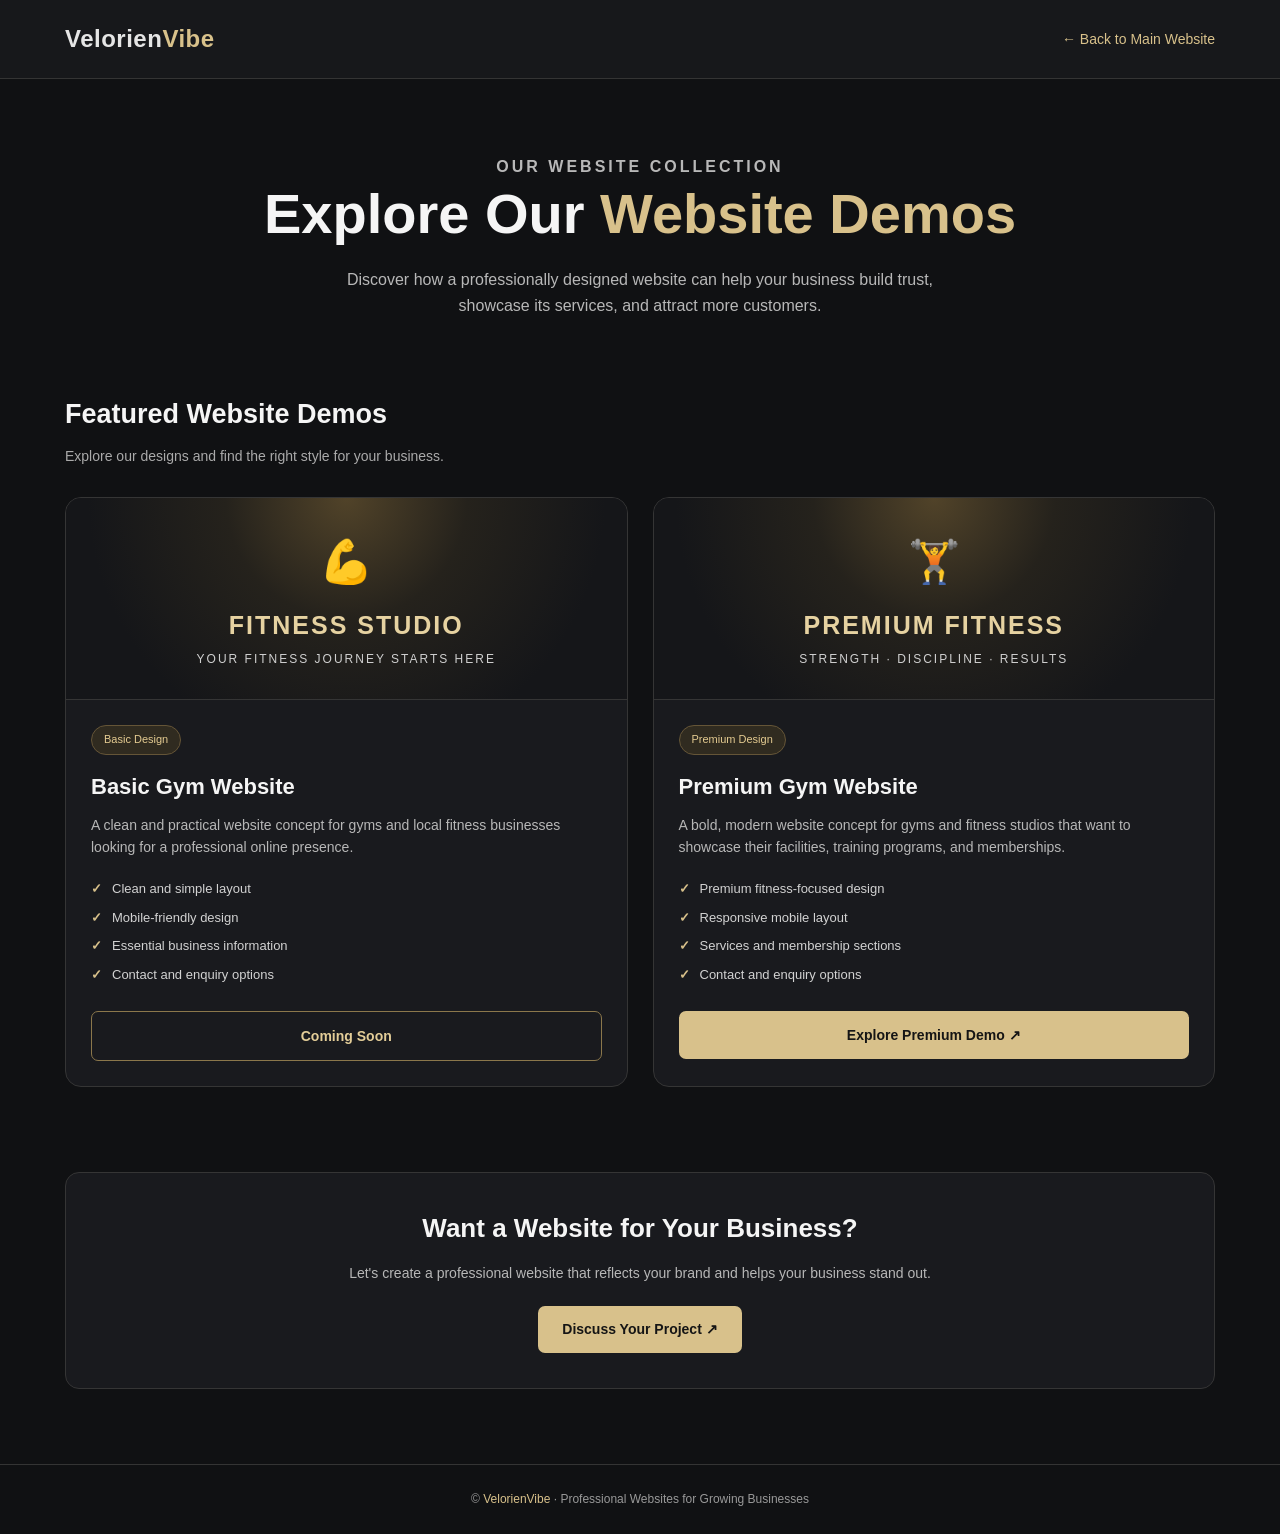
<file: demos.html>
<!DOCTYPE html>
<html lang="en">
<head>
    <meta charset="UTF-8">
    <meta name="viewport" content="width=device-width, initial-scale=1.0">

    <title>Website Demos | VelorienVibe</title>

    <meta name="description" content="Explore professional website demos designed by VelorienVibe for gyms and local businesses.">

    <style>
        * {
            margin: 0;
            padding: 0;
            box-sizing: border-box;
        }

        html {
            scroll-behavior: smooth;
        }

        body {
            font-family: Arial, Helvetica, sans-serif;
            background: #101113;
            color: #f5f5f5;
            line-height: 1.6;
        }

        a {
            text-decoration: none;
        }

        .container {
            width: 90%;
            max-width: 1150px;
            margin: auto;
        }

        /* Header */

        header {
            background: #17181b;
            border-bottom: 1px solid #343434;
            padding: 20px 0;
        }

        .header-inner {
            display: flex;
            justify-content: space-between;
            align-items: center;
            gap: 20px;
        }

        .logo {
            color: #e5e5e5;
            font-size: 24px;
            font-weight: bold;
            letter-spacing: 0.5px;
        }

        .logo span {
            color: #d8c18b;
        }

        .back-link {
            color: #d8c18b;
            font-size: 14px;
        }

        .back-link:hover {
            color: #fff;
        }

        /* Hero */

        .hero {
            text-align: center;
            padding: 75px 20px 55px;
        }

        .eyebrow {
            color: #d8c18b;
            text-transform: uppercase;
            letter-spacing: 3px;
            font-size: 12px;
            font-weight: bold;
            margin-bottom: 18px;
        }

        .hero h1 {
            font-size: clamp(34px, 6vw, 56px);
            line-height: 1.2;
            margin-bottom: 20px;
        }

        .hero h1 span {
            color: #d8c18b;
        }

        .hero p {
            color: #b8b8b8;
            max-width: 650px;
            margin: auto;
            font-size: 16px;
        }

        /* Demo section */

        .demos-section {
            padding: 20px 0 85px;
        }

        .section-heading {
            margin-bottom: 30px;
        }

        .section-heading h2 {
            font-size: 27px;
            margin-bottom: 8px;
        }

        .section-heading p {
            color: #aaa;
            font-size: 14px;
        }

        .demo-grid {
            display: grid;
            grid-template-columns: repeat(2, minmax(0, 1fr));
            gap: 25px;
        }

        .demo-card {
            background: #191a1e;
            border: 1px solid #353535;
            border-radius: 16px;
            overflow: hidden;
            transition: transform 0.25s, border-color 0.25s;
        }

        .demo-card:hover {
            transform: translateY(-5px);
            border-color: #bba36e;
        }

        .demo-preview {
            min-height: 190px;
            padding: 30px 20px;
            display: flex;
            flex-direction: column;
            justify-content: center;
            align-items: center;
            text-align: center;
            background:
                radial-gradient(
                    circle at top,
                    #514329 0%,
                    #25221c 35%,
                    #151619 75%
                );
            border-bottom: 1px solid #353535;
        }

        .demo-icon {
            font-size: 42px;
            margin-bottom: 10px;
        }

        .demo-preview h3 {
            font-size: 25px;
            letter-spacing: 2px;
            color: #e6d2a1;
        }

        .demo-preview p {
            font-size: 12px;
            color: #d0d0d0;
            letter-spacing: 2px;
            margin-top: 5px;
        }

        .demo-content {
            padding: 25px;
        }

        .demo-tag {
            display: inline-block;
            background: #302b20;
            color: #e4cb91;
            border: 1px solid #655537;
            border-radius: 30px;
            padding: 5px 12px;
            font-size: 11px;
            margin-bottom: 14px;
        }

        .demo-content h3 {
            font-size: 22px;
            margin-bottom: 10px;
        }

        .demo-content > p {
            color: #b7b7b7;
            font-size: 14px;
            margin-bottom: 20px;
        }

        .features {
            list-style: none;
            margin-bottom: 25px;
        }

        .features li {
            color: #d2d2d2;
            font-size: 13px;
            margin-bottom: 8px;
        }

        .features li::before {
            content: "✓";
            color: #d8c18b;
            margin-right: 10px;
            font-weight: bold;
        }

        .button {
            display: inline-block;
            width: 100%;
            text-align: center;
            background: #d8c18b;
            color: #151515;
            padding: 13px 18px;
            border-radius: 7px;
            font-weight: bold;
            font-size: 14px;
            transition: background 0.2s;
        }

        .button:hover {
            background: #f0dca9;
        }

        .button-outline {
            background: transparent;
            border: 1px solid #8b774b;
            color: #e3cd98;
            cursor: default;
        }

        .button-outline:hover {
            background: transparent;
        }

        /* Call to action */

        .cta {
            background: #191a1e;
            border: 1px solid #353535;
            border-radius: 14px;
            padding: 35px 25px;
            text-align: center;
            margin-bottom: 75px;
        }

        .cta h2 {
            font-size: 26px;
            margin-bottom: 12px;
        }

        .cta p {
            color: #b7b7b7;
            margin-bottom: 22px;
            font-size: 14px;
        }

        .cta-button {
            display: inline-block;
            padding: 12px 24px;
            background: #d8c18b;
            color: #151515;
            border-radius: 7px;
            font-size: 14px;
            font-weight: bold;
        }

        /* Footer */

        footer {
            border-top: 1px solid #343434;
            padding: 25px 0;
            text-align: center;
            color: #999;
            font-size: 12px;
        }

        footer span {
            color: #d8c18b;
        }

        /* Mobile responsiveness */

        @media (max-width: 700px) {
            .header-inner {
                flex-direction: column;
                text-align: center;
                gap: 10px;
            }

            .hero {
                padding: 55px 10px 40px;
            }

            .hero p {
                font-size: 14px;
            }

            .demo-grid {
                grid-template-columns: 1fr;
            }

            .section-heading h2 {
                font-size: 24px;
            }

            .demo-preview {
                min-height: 170px;
            }

            .cta h2 {
                font-size: 23px;
            }
        }

    </style>
</head>

<body>

    <!-- Header -->

    <header>
        <div class="container header-inner">

            <a href="index.html" class="logo">
                Velorien<span>Vibe</span>
            </a>

            <a href="index.html" class="back-link">
                ← Back to Main Website
            </a>

        </div>
    </header>

    <!-- Hero -->

    <section class="hero">
        <div class="container">

            <p class="eyebrow">Our Website Collection</p>

            <h1>
                Explore Our <span>Website Demos</span>
            </h1>

            <p>
                Discover how a professionally designed website can help
                your business build trust, showcase its services, and
                attract more customers.
            </p>

        </div>
    </section>

    <!-- Demos -->

    <section class="demos-section">
        <div class="container">

            <div class="section-heading">
                <h2>Featured Website Demos</h2>
                <p>Explore our designs and find the right style for your business.</p>
            </div>

            <div class="demo-grid">

               <!-- Basic Gym Demo - Coming Soon -->

                <article class="demo-card">

                    <div class="demo-preview">
                        <div class="demo-icon">💪</div>
                        <h3>FITNESS STUDIO</h3>
                        <p>YOUR FITNESS JOURNEY STARTS HERE</p>
                    </div>

                    <div class="demo-content">

                        <span class="demo-tag">Basic Design</span>

                        <h3>Basic Gym Website</h3>

                        <p>
                            A clean and practical website concept for
                            gyms and local fitness businesses looking
                            for a professional online presence.
                        </p>

                        <ul class="features">
                            <li>Clean and simple layout</li>
                            <li>Mobile-friendly design</li>
                            <li>Essential business information</li>
                            <li>Contact and enquiry options</li>
                        </ul>

                    <span class="button button-outline">
                        Coming Soon
                    </span>

                    </div>
                </article>

                <!-- Premium Gym Demo -->

                <article class="demo-card">

                    <div class="demo-preview">
                        <div class="demo-icon">🏋️</div>
                        <h3>PREMIUM FITNESS</h3>
                        <p>STRENGTH · DISCIPLINE · RESULTS</p>
                    </div>

                    <div class="demo-content">

                        <span class="demo-tag">Premium Design</span>

                        <h3>Premium Gym Website</h3>

                        <p>
                            A bold, modern website concept for gyms and
                            fitness studios that want to showcase their
                            facilities, training programs, and memberships.
                        </p>

                        <ul class="features">
                            <li>Premium fitness-focused design</li>
                            <li>Responsive mobile layout</li>
                            <li>Services and membership sections</li>
                            <li>Contact and enquiry options</li>
                        </ul>

                        <a
                            href="https://velorienvibe.github.io/VelorienVibe_Premium_Gym_Demo/"
                            class="button"
                            target="_blank"
                            rel="noopener noreferrer"
                        >
                            Explore Premium Demo ↗
                        </a>

                    </div>
                </article>

                

            </div>
        </div>
    </section>

    <!-- Contact CTA -->

    <section class="container">
        <div class="cta">

            <h2>Want a Website for Your Business?</h2>

            <p>
                Let's create a professional website that reflects
                your brand and helps your business stand out.
            </p>

            <a href="index.html#contact" class="cta-button">
                Discuss Your Project ↗
            </a>

        </div>
    </section>

    <!-- Footer -->

    <footer>
        <div class="container">
            © <span>VelorienVibe</span> · Professional Websites for Growing Businesses
        </div>
    </footer>

</body>
</html>
</file>
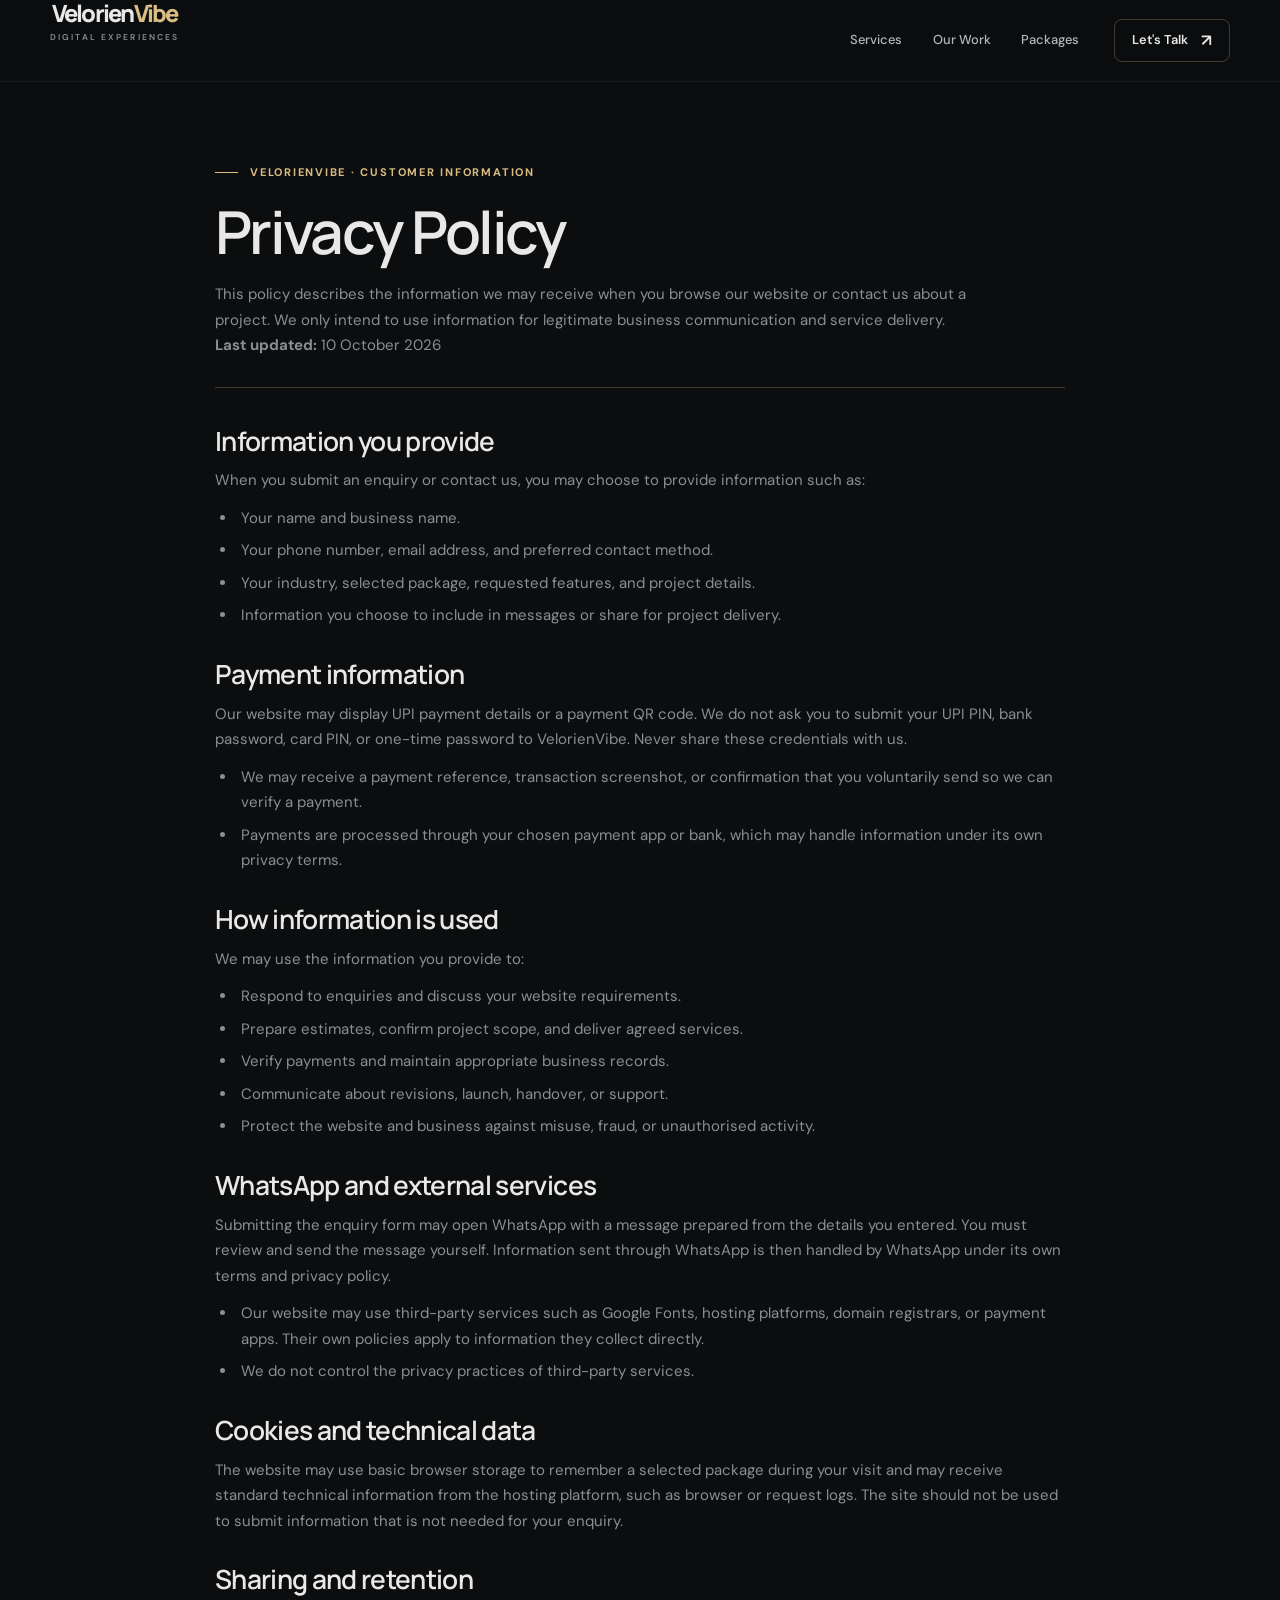
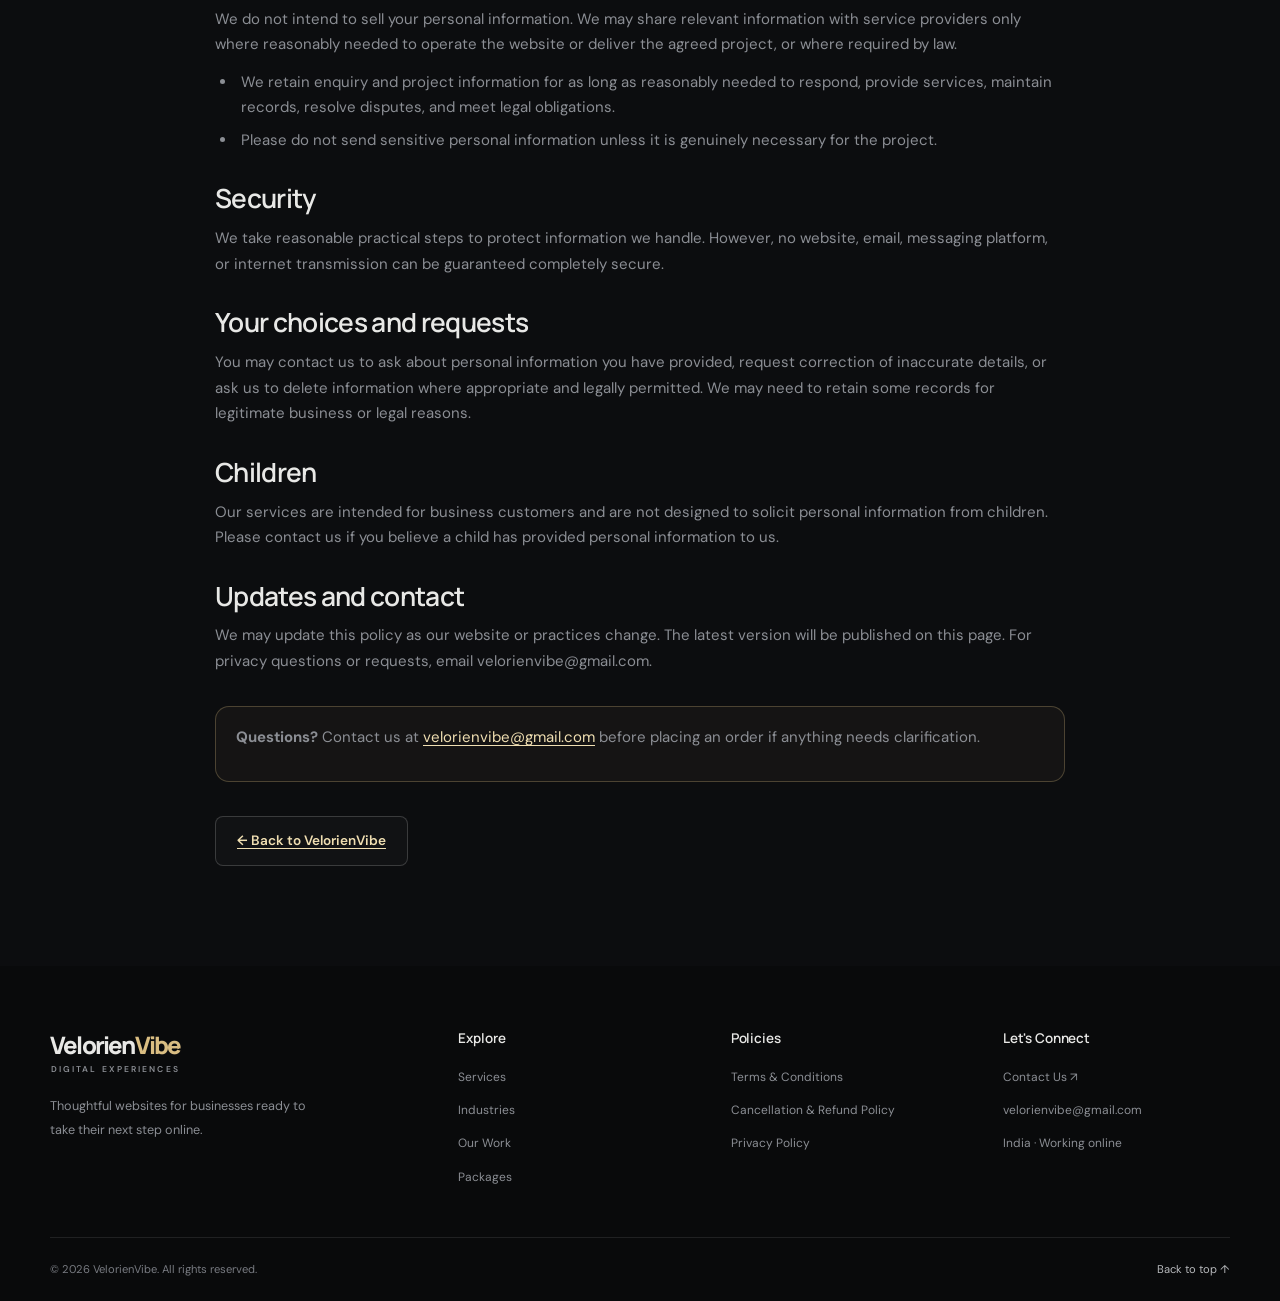
<file: privacy-policy.html>
<!DOCTYPE html>
<html lang="en">
<head>
  <meta charset="UTF-8">
  <meta name="viewport" content="width=device-width, initial-scale=1.0">
  <meta name="theme-color" content="#101010">
  <meta name="description" content="How VelorienVibe may collect, use, and protect information submitted through its website.">
  <title>Privacy Policy | VelorienVibe</title>
  <link rel="preconnect" href="https://fonts.googleapis.com">
  <link rel="preconnect" href="https://fonts.gstatic.com" crossorigin>
  <link href="https://fonts.googleapis.com/css2?family=DM+Sans:wght@400;500;600;700&family=Manrope:wght@400;500;600;700;800&display=swap" rel="stylesheet">
  <link rel="stylesheet" href="style.css">
  <script src="script.js" defer></script>
</head>
<body>
  <a href="#main-content" class="skip-link">Skip to content</a>
  <header class="site-header" id="top">
    <div class="container header-inner">
      <a href="index.html" class="brand" aria-label="VelorienVibe home">
        <span class="brand-name">Velorien<span>Vibe</span></span>
        <span class="brand-caption">DIGITAL EXPERIENCES</span>
      </a>
      <button class="menu-toggle" id="menu-toggle" type="button" aria-label="Open navigation menu" aria-expanded="false" aria-controls="primary-navigation"><span></span><span></span><span></span></button>
      <nav class="primary-navigation" id="primary-navigation" aria-label="Main navigation">
        <a href="index.html#services" class="nav-link">Services</a>
        <a href="index.html#portfolio" class="nav-link">Our Work</a>
        <a href="index.html#packages" class="nav-link">Packages</a>
        <a href="index.html#contact" class="button button-small button-outline nav-contact">Let's Talk <span aria-hidden="true">↗</span></a>
      </nav>
    </div>
  </header>
  <main id="main-content" class="legal-page">
    <div class="container">
      <header class="legal-header">
        <div class="section-kicker">VELORIENVIBE · CUSTOMER INFORMATION</div>
        <h1>Privacy Policy</h1>
        <p>This policy describes the information we may receive when you browse our website or contact us about a project. We only intend to use information for legitimate business communication and service delivery.</p>
        <p><strong>Last updated:</strong> 10 October 2026</p>
      </header>
      <article class="legal-content">
        <section><h2>Information you provide</h2>
          <p>When you submit an enquiry or contact us, you may choose to provide information such as:</p>
          <ul>
            <li>Your name and business name.</li>
            <li>Your phone number, email address, and preferred contact method.</li>
            <li>Your industry, selected package, requested features, and project details.</li>
            <li>Information you choose to include in messages or share for project delivery.</li>
          </ul>
        </section>
        <section><h2>Payment information</h2>
          <p>Our website may display UPI payment details or a payment QR code. We do not ask you to submit your UPI PIN, bank password, card PIN, or one-time password to VelorienVibe. Never share these credentials with us.</p>
          <ul>
            <li>We may receive a payment reference, transaction screenshot, or confirmation that you voluntarily send so we can verify a payment.</li>
            <li>Payments are processed through your chosen payment app or bank, which may handle information under its own privacy terms.</li>
          </ul>
        </section>
        <section><h2>How information is used</h2>
          <p>We may use the information you provide to:</p>
          <ul>
            <li>Respond to enquiries and discuss your website requirements.</li>
            <li>Prepare estimates, confirm project scope, and deliver agreed services.</li>
            <li>Verify payments and maintain appropriate business records.</li>
            <li>Communicate about revisions, launch, handover, or support.</li>
            <li>Protect the website and business against misuse, fraud, or unauthorised activity.</li>
          </ul>
        </section>
        <section><h2>WhatsApp and external services</h2>
          <p>Submitting the enquiry form may open WhatsApp with a message prepared from the details you entered. You must review and send the message yourself. Information sent through WhatsApp is then handled by WhatsApp under its own terms and privacy policy.</p>
          <ul>
            <li>Our website may use third-party services such as Google Fonts, hosting platforms, domain registrars, or payment apps. Their own policies apply to information they collect directly.</li>
            <li>We do not control the privacy practices of third-party services.</li>
          </ul>
        </section>
        <section><h2>Cookies and technical data</h2>
          <p>The website may use basic browser storage to remember a selected package during your visit and may receive standard technical information from the hosting platform, such as browser or request logs. The site should not be used to submit information that is not needed for your enquiry.</p>
        </section>
        <section><h2>Sharing and retention</h2>
          <p>We do not intend to sell your personal information. We may share relevant information with service providers only where reasonably needed to operate the website or deliver the agreed project, or where required by law.</p>
          <ul>
            <li>We retain enquiry and project information for as long as reasonably needed to respond, provide services, maintain records, resolve disputes, and meet legal obligations.</li>
            <li>Please do not send sensitive personal information unless it is genuinely necessary for the project.</li>
          </ul>
        </section>
        <section><h2>Security</h2>
          <p>We take reasonable practical steps to protect information we handle. However, no website, email, messaging platform, or internet transmission can be guaranteed completely secure.</p>
        </section>
        <section><h2>Your choices and requests</h2>
          <p>You may contact us to ask about personal information you have provided, request correction of inaccurate details, or ask us to delete information where appropriate and legally permitted. We may need to retain some records for legitimate business or legal reasons.</p>
        </section>
        <section><h2>Children</h2>
          <p>Our services are intended for business customers and are not designed to solicit personal information from children. Please contact us if you believe a child has provided personal information to us.</p>
        </section>
        <section><h2>Updates and contact</h2>
          <p>We may update this policy as our website or practices change. The latest version will be published on this page. For privacy questions or requests, email velorienvibe@gmail.com.</p>
        </section>

        <div class="legal-note"><p><strong>Questions?</strong> Contact us at <a href="mailto:velorienvibe@gmail.com">velorienvibe@gmail.com</a> before placing an order if anything needs clarification.</p></div>
        <div class="legal-back"><a class="button button-secondary" href="index.html">← Back to VelorienVibe</a></div>
      </article>
    </div>
  </main>
  <footer class="site-footer">
    <div class="container">
      <div class="footer-main">
        <div class="footer-brand-column">
          <a href="index.html" class="brand footer-brand"><span class="brand-name">Velorien<span>Vibe</span></span><span class="brand-caption">DIGITAL EXPERIENCES</span></a>
          <p>Thoughtful websites for businesses ready to take their next step online.</p>
        </div>
        <div class="footer-column"><h3>Explore</h3><a href="index.html#services">Services</a><a href="index.html#industries">Industries</a><a href="index.html#portfolio">Our Work</a><a href="index.html#packages">Packages</a></div>
        <div class="footer-column"><h3>Policies</h3><a href="terms.html">Terms &amp; Conditions</a><a href="refund-policy.html">Cancellation &amp; Refund Policy</a><a href="privacy-policy.html">Privacy Policy</a></div>
        <div class="footer-column"><h3>Let's Connect</h3><a href="index.html#contact">Contact Us ↗</a><a href="mailto:velorienvibe@gmail.com">velorienvibe@gmail.com</a><span class="footer-location">India · Working online</span></div>
      </div>
      <div class="footer-bottom"><span>© <span data-current-year>2026</span> VelorienVibe. All rights reserved.</span><a href="#top" class="back-to-top">Back to top ↑</a></div>
    </div>
  </footer>
</body>
</html>
</file>
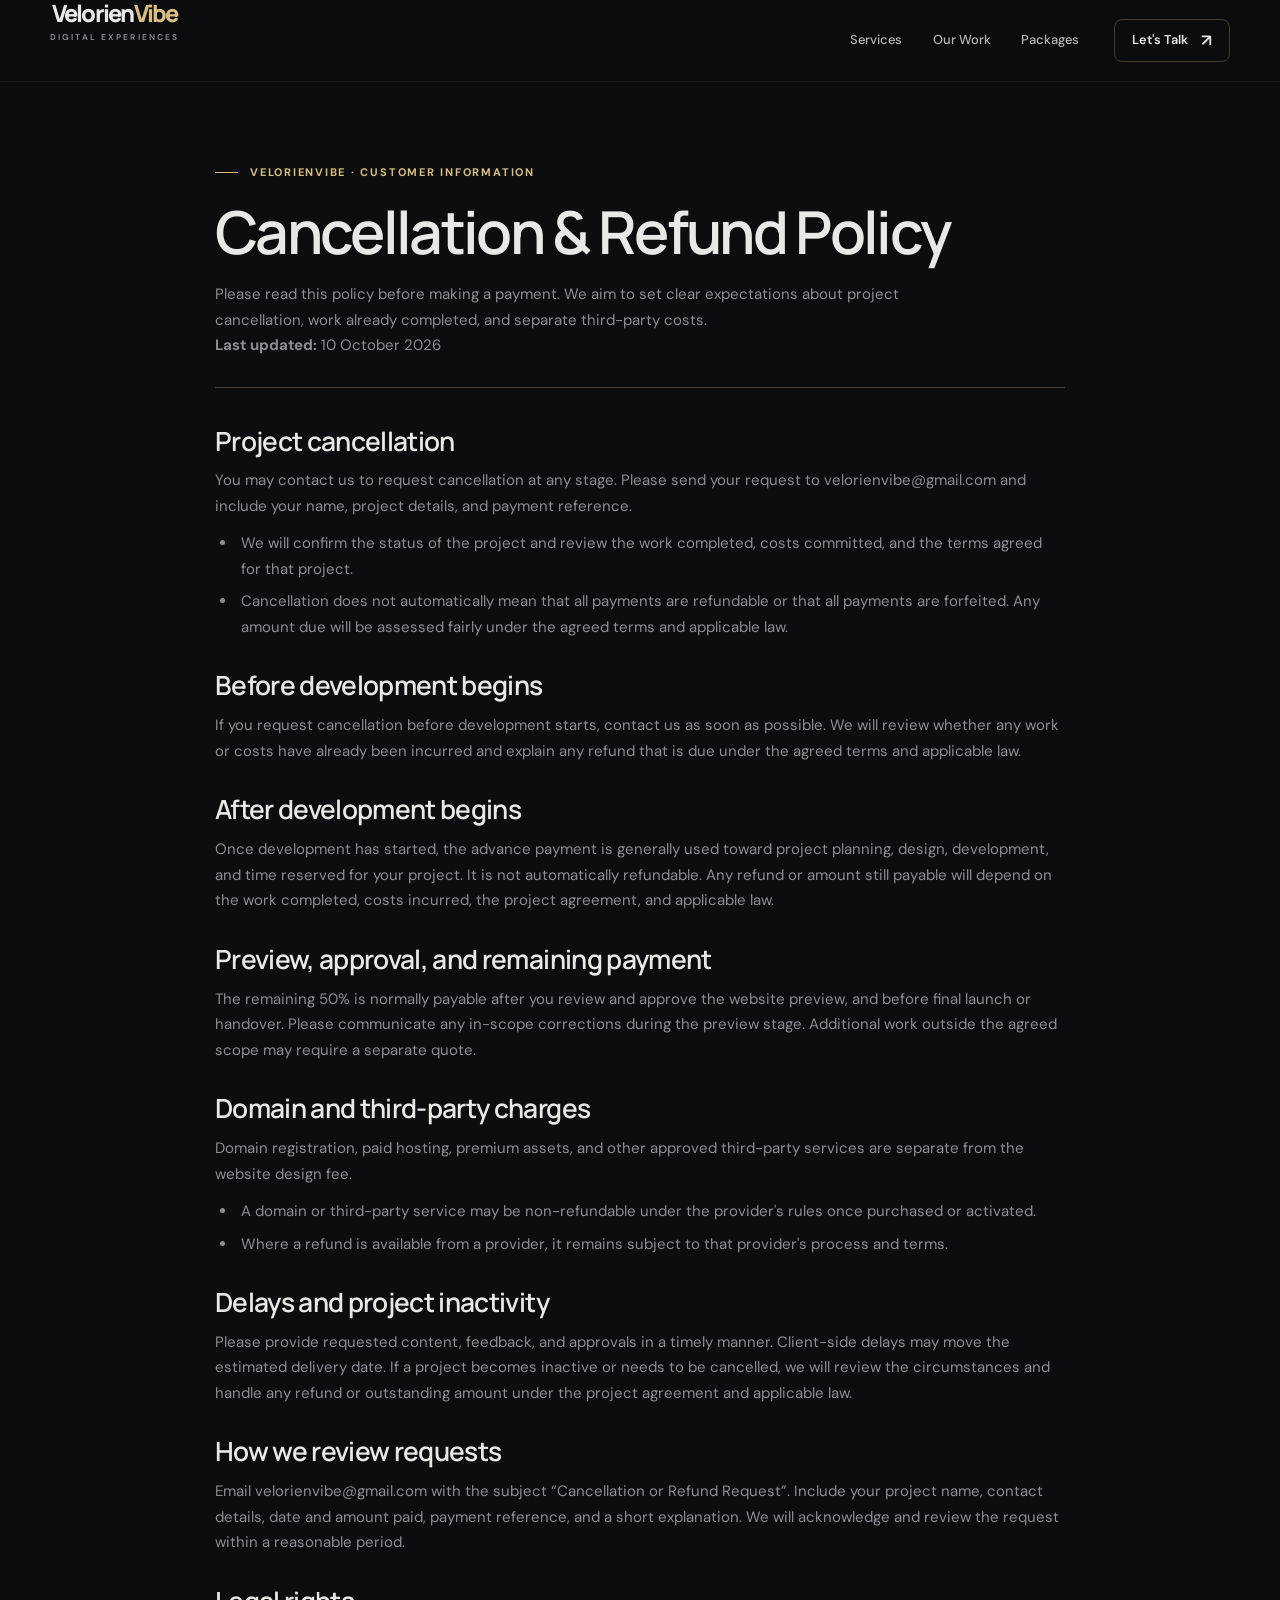
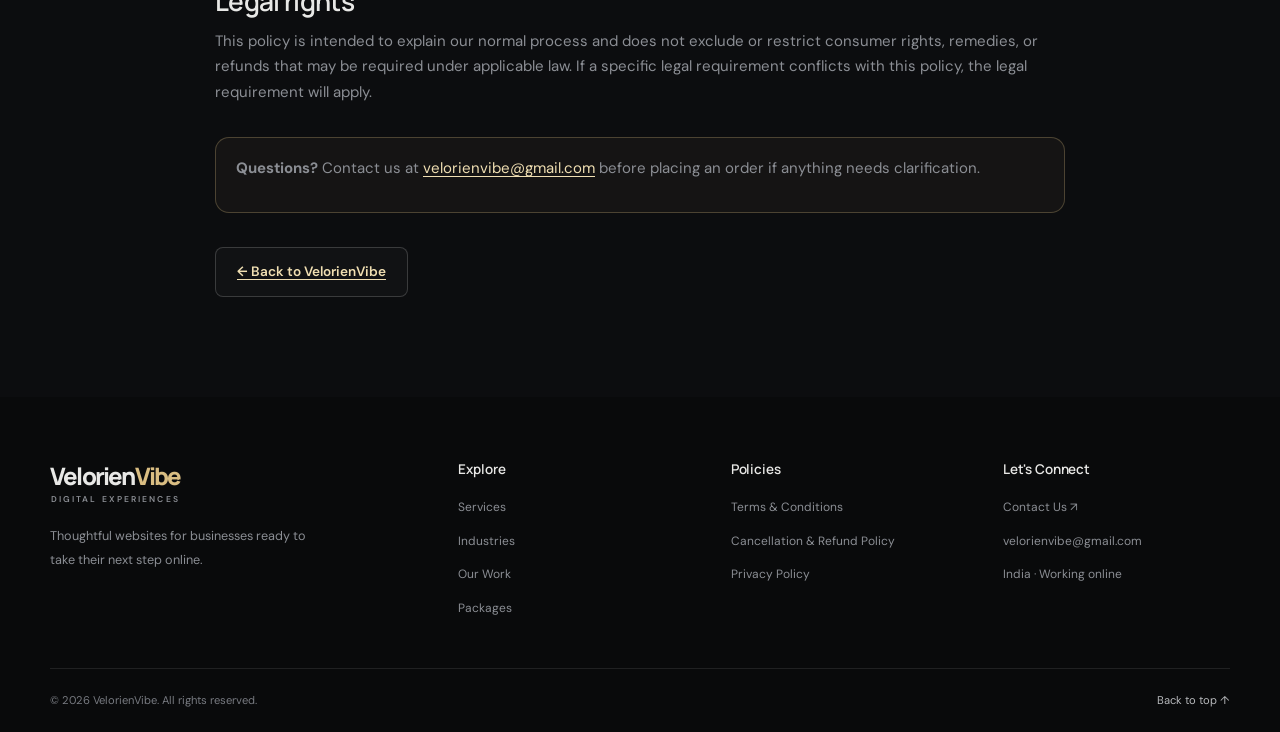
<file: refund-policy.html>
<!DOCTYPE html>
<html lang="en">
<head>
  <meta charset="UTF-8">
  <meta name="viewport" content="width=device-width, initial-scale=1.0">
  <meta name="theme-color" content="#101010">
  <meta name="description" content="Cancellation and refund information for VelorienVibe website design projects.">
  <title>Cancellation & Refund Policy | VelorienVibe</title>
  <link rel="preconnect" href="https://fonts.googleapis.com">
  <link rel="preconnect" href="https://fonts.gstatic.com" crossorigin>
  <link href="https://fonts.googleapis.com/css2?family=DM+Sans:wght@400;500;600;700&family=Manrope:wght@400;500;600;700;800&display=swap" rel="stylesheet">
  <link rel="stylesheet" href="style.css">
  <script src="script.js" defer></script>
</head>
<body>
  <a href="#main-content" class="skip-link">Skip to content</a>
  <header class="site-header" id="top">
    <div class="container header-inner">
      <a href="index.html" class="brand" aria-label="VelorienVibe home">
        <span class="brand-name">Velorien<span>Vibe</span></span>
        <span class="brand-caption">DIGITAL EXPERIENCES</span>
      </a>
      <button class="menu-toggle" id="menu-toggle" type="button" aria-label="Open navigation menu" aria-expanded="false" aria-controls="primary-navigation"><span></span><span></span><span></span></button>
      <nav class="primary-navigation" id="primary-navigation" aria-label="Main navigation">
        <a href="index.html#services" class="nav-link">Services</a>
        <a href="index.html#portfolio" class="nav-link">Our Work</a>
        <a href="index.html#packages" class="nav-link">Packages</a>
        <a href="index.html#contact" class="button button-small button-outline nav-contact">Let's Talk <span aria-hidden="true">↗</span></a>
      </nav>
    </div>
  </header>
  <main id="main-content" class="legal-page">
    <div class="container">
      <header class="legal-header">
        <div class="section-kicker">VELORIENVIBE · CUSTOMER INFORMATION</div>
        <h1>Cancellation & Refund Policy</h1>
        <p>Please read this policy before making a payment. We aim to set clear expectations about project cancellation, work already completed, and separate third-party costs.</p>
        <p><strong>Last updated:</strong> 10 October 2026</p>
      </header>
      <article class="legal-content">
        <section><h2>Project cancellation</h2>
          <p>You may contact us to request cancellation at any stage. Please send your request to velorienvibe@gmail.com and include your name, project details, and payment reference.</p>
          <ul>
            <li>We will confirm the status of the project and review the work completed, costs committed, and the terms agreed for that project.</li>
            <li>Cancellation does not automatically mean that all payments are refundable or that all payments are forfeited. Any amount due will be assessed fairly under the agreed terms and applicable law.</li>
          </ul>
        </section>
        <section><h2>Before development begins</h2>
          <p>If you request cancellation before development starts, contact us as soon as possible. We will review whether any work or costs have already been incurred and explain any refund that is due under the agreed terms and applicable law.</p>
        </section>
        <section><h2>After development begins</h2>
          <p>Once development has started, the advance payment is generally used toward project planning, design, development, and time reserved for your project. It is not automatically refundable. Any refund or amount still payable will depend on the work completed, costs incurred, the project agreement, and applicable law.</p>
        </section>
        <section><h2>Preview, approval, and remaining payment</h2>
          <p>The remaining 50% is normally payable after you review and approve the website preview, and before final launch or handover. Please communicate any in-scope corrections during the preview stage. Additional work outside the agreed scope may require a separate quote.</p>
        </section>
        <section><h2>Domain and third-party charges</h2>
          <p>Domain registration, paid hosting, premium assets, and other approved third-party services are separate from the website design fee.</p>
          <ul>
            <li>A domain or third-party service may be non-refundable under the provider's rules once purchased or activated.</li>
            <li>Where a refund is available from a provider, it remains subject to that provider's process and terms.</li>
          </ul>
        </section>
        <section><h2>Delays and project inactivity</h2>
          <p>Please provide requested content, feedback, and approvals in a timely manner. Client-side delays may move the estimated delivery date. If a project becomes inactive or needs to be cancelled, we will review the circumstances and handle any refund or outstanding amount under the project agreement and applicable law.</p>
        </section>
        <section><h2>How we review requests</h2>
          <p>Email velorienvibe@gmail.com with the subject “Cancellation or Refund Request”. Include your project name, contact details, date and amount paid, payment reference, and a short explanation. We will acknowledge and review the request within a reasonable period.</p>
        </section>
        <section><h2>Legal rights</h2>
          <p>This policy is intended to explain our normal process and does not exclude or restrict consumer rights, remedies, or refunds that may be required under applicable law. If a specific legal requirement conflicts with this policy, the legal requirement will apply.</p>
        </section>

        <div class="legal-note"><p><strong>Questions?</strong> Contact us at <a href="mailto:velorienvibe@gmail.com">velorienvibe@gmail.com</a> before placing an order if anything needs clarification.</p></div>
        <div class="legal-back"><a class="button button-secondary" href="index.html">← Back to VelorienVibe</a></div>
      </article>
    </div>
  </main>
  <footer class="site-footer">
    <div class="container">
      <div class="footer-main">
        <div class="footer-brand-column">
          <a href="index.html" class="brand footer-brand"><span class="brand-name">Velorien<span>Vibe</span></span><span class="brand-caption">DIGITAL EXPERIENCES</span></a>
          <p>Thoughtful websites for businesses ready to take their next step online.</p>
        </div>
        <div class="footer-column"><h3>Explore</h3><a href="index.html#services">Services</a><a href="index.html#industries">Industries</a><a href="index.html#portfolio">Our Work</a><a href="index.html#packages">Packages</a></div>
        <div class="footer-column"><h3>Policies</h3><a href="terms.html">Terms &amp; Conditions</a><a href="refund-policy.html">Cancellation &amp; Refund Policy</a><a href="privacy-policy.html">Privacy Policy</a></div>
        <div class="footer-column"><h3>Let's Connect</h3><a href="index.html#contact">Contact Us ↗</a><a href="mailto:velorienvibe@gmail.com">velorienvibe@gmail.com</a><span class="footer-location">India · Working online</span></div>
      </div>
      <div class="footer-bottom"><span>© <span data-current-year>2026</span> VelorienVibe. All rights reserved.</span><a href="#top" class="back-to-top">Back to top ↑</a></div>
    </div>
  </footer>
</body>
</html>
</file>
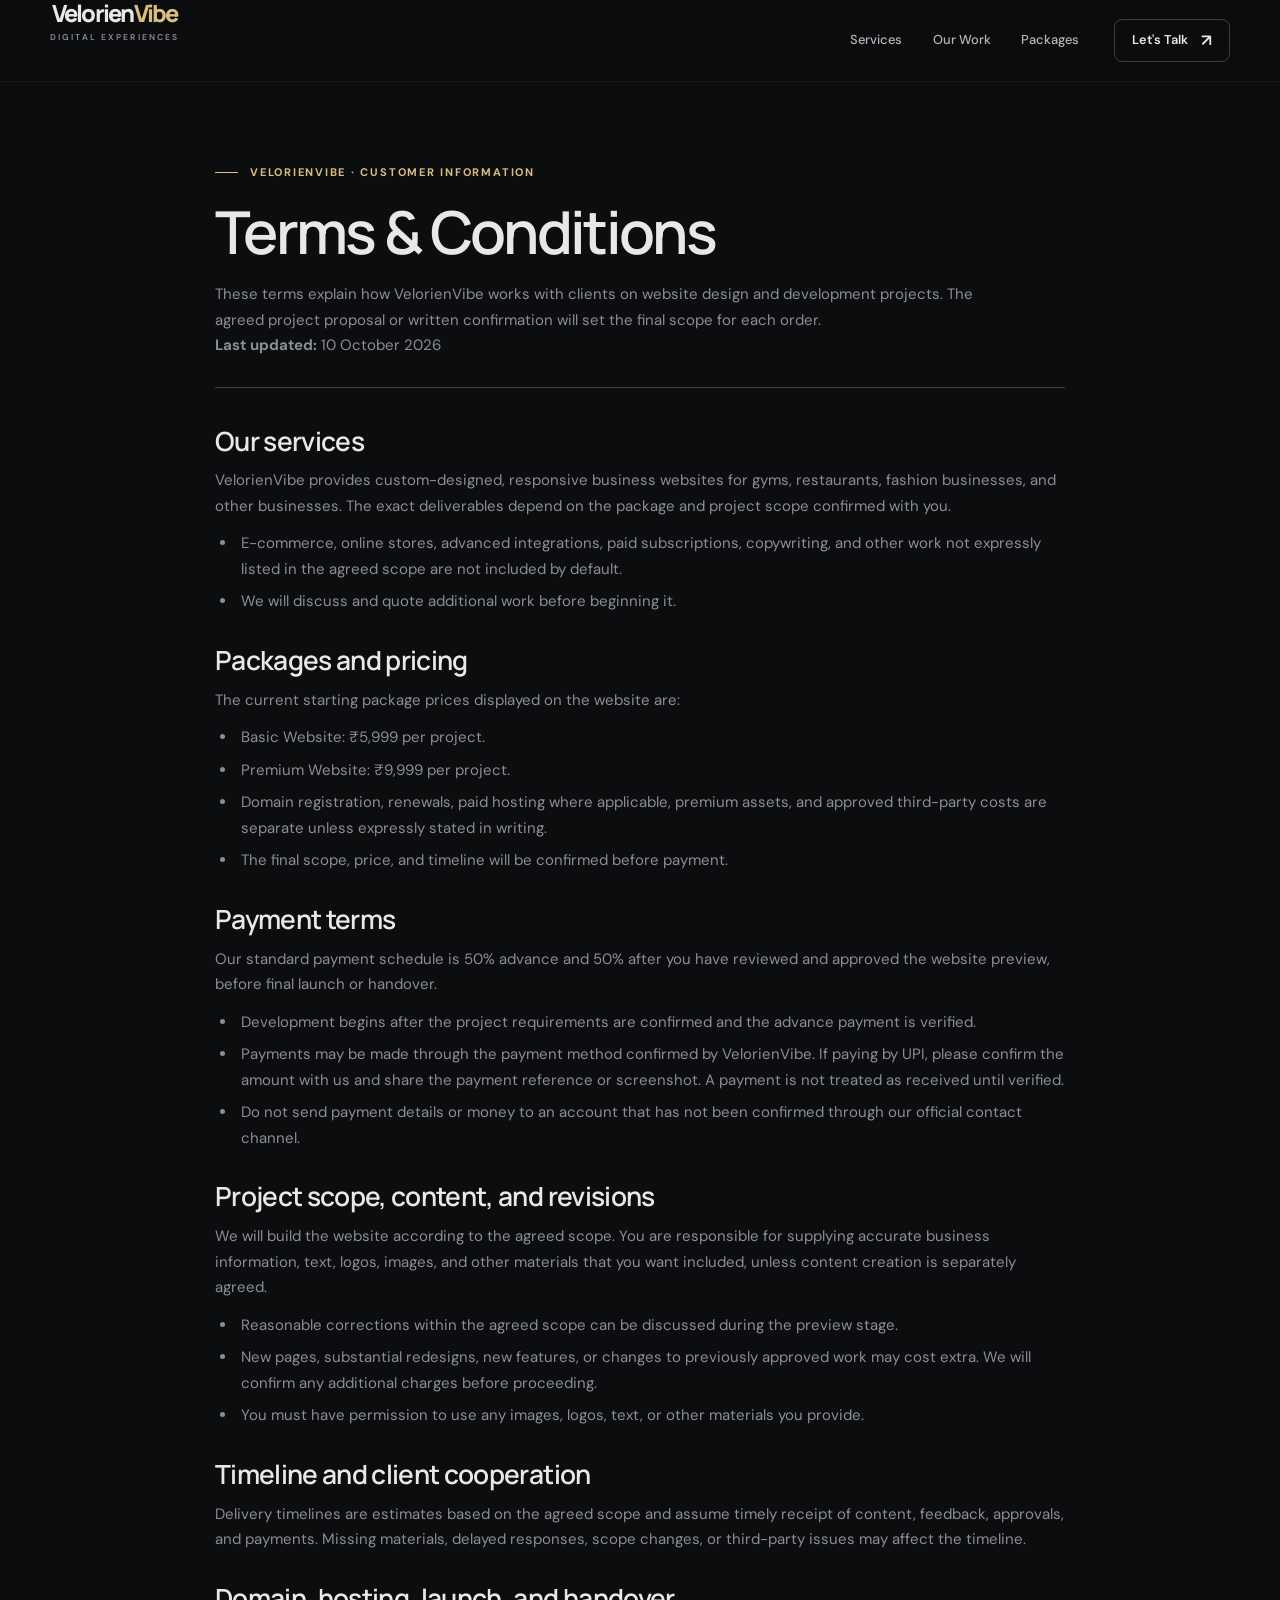
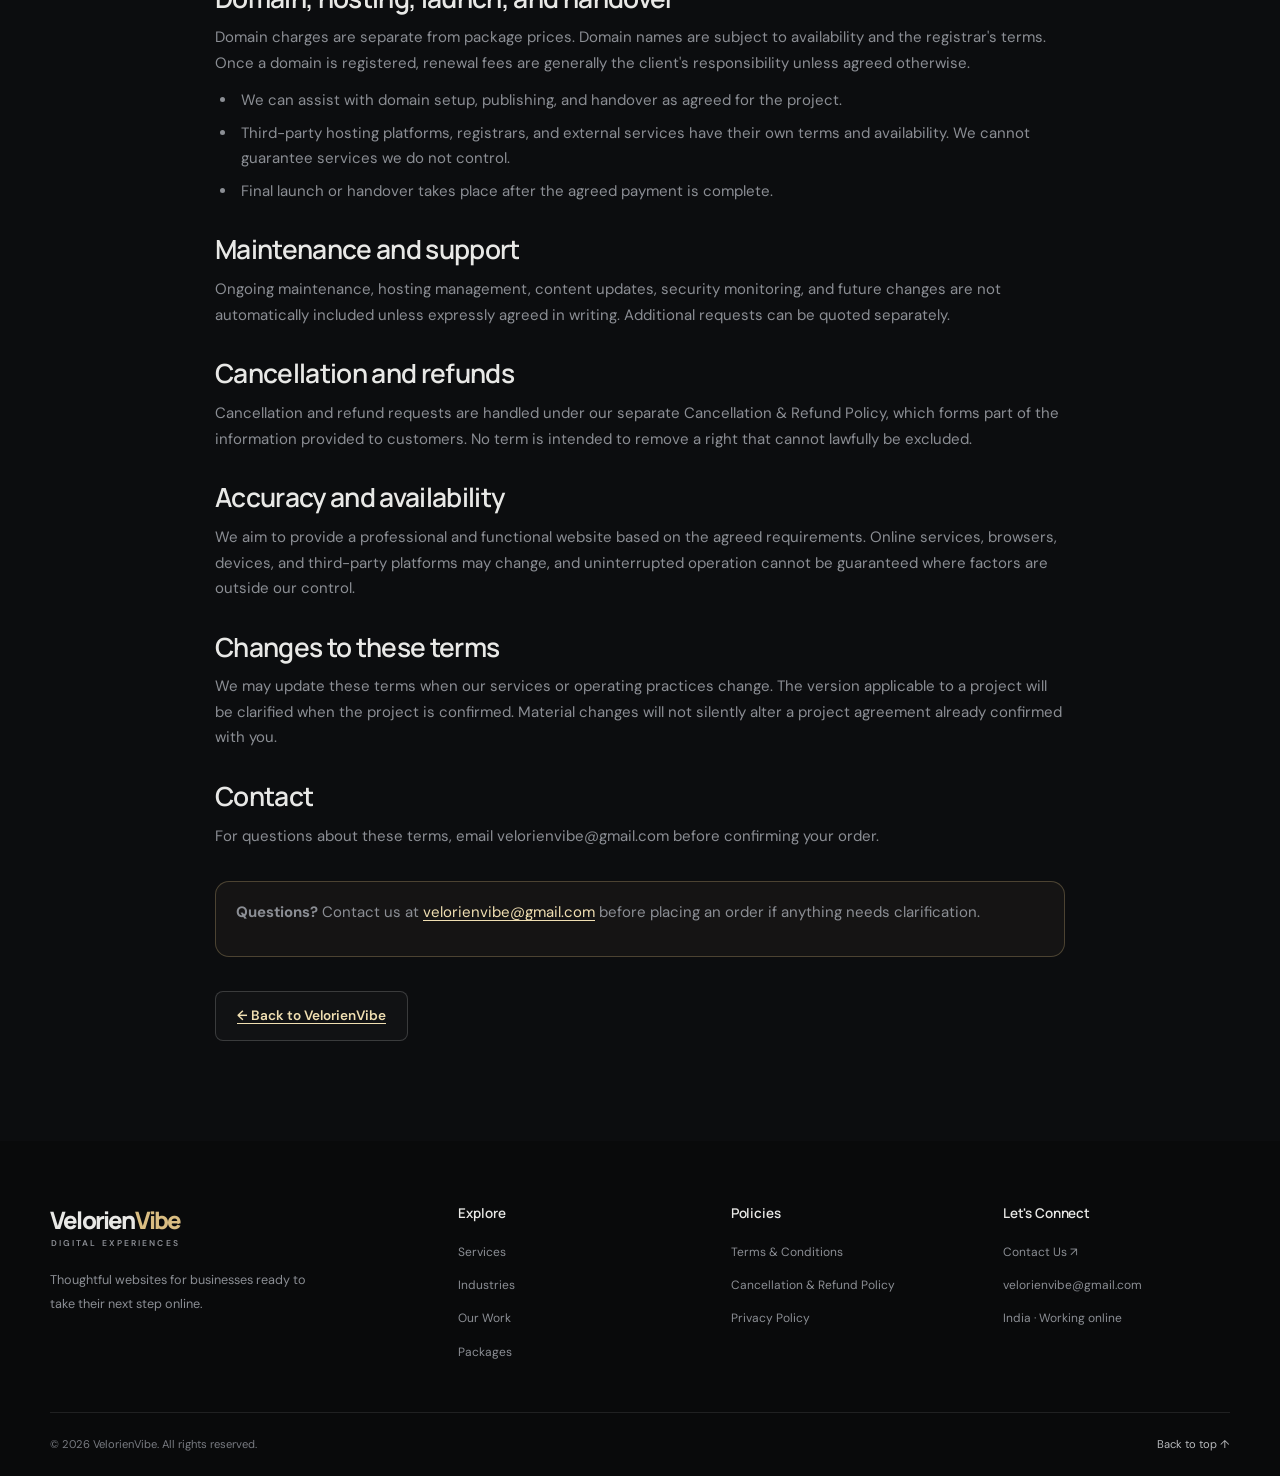
<file: terms.html>
<!DOCTYPE html>
<html lang="en">
<head>
  <meta charset="UTF-8">
  <meta name="viewport" content="width=device-width, initial-scale=1.0">
  <meta name="theme-color" content="#101010">
  <meta name="description" content="Terms and conditions for website design services provided by VelorienVibe.">
  <title>Terms & Conditions | VelorienVibe</title>
  <link rel="preconnect" href="https://fonts.googleapis.com">
  <link rel="preconnect" href="https://fonts.gstatic.com" crossorigin>
  <link href="https://fonts.googleapis.com/css2?family=DM+Sans:wght@400;500;600;700&family=Manrope:wght@400;500;600;700;800&display=swap" rel="stylesheet">
  <link rel="stylesheet" href="style.css">
  <script src="script.js" defer></script>
</head>
<body>
  <a href="#main-content" class="skip-link">Skip to content</a>
  <header class="site-header" id="top">
    <div class="container header-inner">
      <a href="index.html" class="brand" aria-label="VelorienVibe home">
        <span class="brand-name">Velorien<span>Vibe</span></span>
        <span class="brand-caption">DIGITAL EXPERIENCES</span>
      </a>
      <button class="menu-toggle" id="menu-toggle" type="button" aria-label="Open navigation menu" aria-expanded="false" aria-controls="primary-navigation"><span></span><span></span><span></span></button>
      <nav class="primary-navigation" id="primary-navigation" aria-label="Main navigation">
        <a href="index.html#services" class="nav-link">Services</a>
        <a href="index.html#portfolio" class="nav-link">Our Work</a>
        <a href="index.html#packages" class="nav-link">Packages</a>
        <a href="index.html#contact" class="button button-small button-outline nav-contact">Let's Talk <span aria-hidden="true">↗</span></a>
      </nav>
    </div>
  </header>
  <main id="main-content" class="legal-page">
    <div class="container">
      <header class="legal-header">
        <div class="section-kicker">VELORIENVIBE · CUSTOMER INFORMATION</div>
        <h1>Terms & Conditions</h1>
        <p>These terms explain how VelorienVibe works with clients on website design and development projects. The agreed project proposal or written confirmation will set the final scope for each order.</p>
        <p><strong>Last updated:</strong> 10 October 2026</p>
      </header>
      <article class="legal-content">
        <section><h2>Our services</h2>
          <p>VelorienVibe provides custom-designed, responsive business websites for gyms, restaurants, fashion businesses, and other businesses. The exact deliverables depend on the package and project scope confirmed with you.</p>
          <ul>
            <li>E-commerce, online stores, advanced integrations, paid subscriptions, copywriting, and other work not expressly listed in the agreed scope are not included by default.</li>
            <li>We will discuss and quote additional work before beginning it.</li>
          </ul>
        </section>
        <section><h2>Packages and pricing</h2>
          <p>The current starting package prices displayed on the website are:</p>
          <ul>
            <li>Basic Website: ₹5,999 per project.</li>
            <li>Premium Website: ₹9,999 per project.</li>
            <li>Domain registration, renewals, paid hosting where applicable, premium assets, and approved third-party costs are separate unless expressly stated in writing.</li>
            <li>The final scope, price, and timeline will be confirmed before payment.</li>
          </ul>
        </section>
        <section><h2>Payment terms</h2>
          <p>Our standard payment schedule is 50% advance and 50% after you have reviewed and approved the website preview, before final launch or handover.</p>
          <ul>
            <li>Development begins after the project requirements are confirmed and the advance payment is verified.</li>
            <li>Payments may be made through the payment method confirmed by VelorienVibe. If paying by UPI, please confirm the amount with us and share the payment reference or screenshot. A payment is not treated as received until verified.</li>
            <li>Do not send payment details or money to an account that has not been confirmed through our official contact channel.</li>
          </ul>
        </section>
        <section><h2>Project scope, content, and revisions</h2>
          <p>We will build the website according to the agreed scope. You are responsible for supplying accurate business information, text, logos, images, and other materials that you want included, unless content creation is separately agreed.</p>
          <ul>
            <li>Reasonable corrections within the agreed scope can be discussed during the preview stage.</li>
            <li>New pages, substantial redesigns, new features, or changes to previously approved work may cost extra. We will confirm any additional charges before proceeding.</li>
            <li>You must have permission to use any images, logos, text, or other materials you provide.</li>
          </ul>
        </section>
        <section><h2>Timeline and client cooperation</h2>
          <p>Delivery timelines are estimates based on the agreed scope and assume timely receipt of content, feedback, approvals, and payments. Missing materials, delayed responses, scope changes, or third-party issues may affect the timeline.</p>
        </section>
        <section><h2>Domain, hosting, launch, and handover</h2>
          <p>Domain charges are separate from package prices. Domain names are subject to availability and the registrar's terms. Once a domain is registered, renewal fees are generally the client's responsibility unless agreed otherwise.</p>
          <ul>
            <li>We can assist with domain setup, publishing, and handover as agreed for the project.</li>
            <li>Third-party hosting platforms, registrars, and external services have their own terms and availability. We cannot guarantee services we do not control.</li>
            <li>Final launch or handover takes place after the agreed payment is complete.</li>
          </ul>
        </section>
        <section><h2>Maintenance and support</h2>
          <p>Ongoing maintenance, hosting management, content updates, security monitoring, and future changes are not automatically included unless expressly agreed in writing. Additional requests can be quoted separately.</p>
        </section>
        <section><h2>Cancellation and refunds</h2>
          <p>Cancellation and refund requests are handled under our separate Cancellation & Refund Policy, which forms part of the information provided to customers. No term is intended to remove a right that cannot lawfully be excluded.</p>
        </section>
        <section><h2>Accuracy and availability</h2>
          <p>We aim to provide a professional and functional website based on the agreed requirements. Online services, browsers, devices, and third-party platforms may change, and uninterrupted operation cannot be guaranteed where factors are outside our control.</p>
        </section>
        <section><h2>Changes to these terms</h2>
          <p>We may update these terms when our services or operating practices change. The version applicable to a project will be clarified when the project is confirmed. Material changes will not silently alter a project agreement already confirmed with you.</p>
        </section>
        <section><h2>Contact</h2>
          <p>For questions about these terms, email velorienvibe@gmail.com before confirming your order.</p>
        </section>

        <div class="legal-note"><p><strong>Questions?</strong> Contact us at <a href="mailto:velorienvibe@gmail.com">velorienvibe@gmail.com</a> before placing an order if anything needs clarification.</p></div>
        <div class="legal-back"><a class="button button-secondary" href="index.html">← Back to VelorienVibe</a></div>
      </article>
    </div>
  </main>
  <footer class="site-footer">
    <div class="container">
      <div class="footer-main">
        <div class="footer-brand-column">
          <a href="index.html" class="brand footer-brand"><span class="brand-name">Velorien<span>Vibe</span></span><span class="brand-caption">DIGITAL EXPERIENCES</span></a>
          <p>Thoughtful websites for businesses ready to take their next step online.</p>
        </div>
        <div class="footer-column"><h3>Explore</h3><a href="index.html#services">Services</a><a href="index.html#industries">Industries</a><a href="index.html#portfolio">Our Work</a><a href="index.html#packages">Packages</a></div>
        <div class="footer-column"><h3>Policies</h3><a href="terms.html">Terms &amp; Conditions</a><a href="refund-policy.html">Cancellation &amp; Refund Policy</a><a href="privacy-policy.html">Privacy Policy</a></div>
        <div class="footer-column"><h3>Let's Connect</h3><a href="index.html#contact">Contact Us ↗</a><a href="mailto:velorienvibe@gmail.com">velorienvibe@gmail.com</a><span class="footer-location">India · Working online</span></div>
      </div>
      <div class="footer-bottom"><span>© <span data-current-year>2026</span> VelorienVibe. All rights reserved.</span><a href="#top" class="back-to-top">Back to top ↑</a></div>
    </div>
  </footer>
</body>
</html>
</file>
<file: style.css>
/* =========================================================
   VELORIENVIBE
   Brand identity: Charcoal / Silver / Light Gold
   Responsive, mobile-first design system
========================================================= */

/* ---------- 1. Design tokens ---------- */

:root {
    color-scheme: dark;

    --bg: #0c0d0f;
    --bg-soft: #111316;
    --surface: #15171a;
    --surface-raised: #1a1c20;

    --silver: #e8e8e6;
    --silver-soft: #b6b8bb;
    --muted: #8b8e94;

    --gold: #d9bd82;
    --gold-light: #f0dfb2;
    --gold-deep: #a98b51;

    --border: rgba(232, 232, 230, 0.10);
    --border-gold: rgba(217, 189, 130, 0.28);

    --font-body: "DM Sans", sans-serif;
    --font-heading: "Manrope", sans-serif;

    --container: 1180px;
    --header-height: 82px;

    --radius-sm: 8px;
    --radius-md: 14px;
    --radius-lg: 22px;
    --radius-xl: 30px;

    --transition: 220ms ease;
}


/* ---------- 2. Reset and global styles ---------- */

* {
    box-sizing: border-box;
    margin: 0;
    padding: 0;
}

html {
    scroll-behavior: smooth;
    scroll-padding-top: calc(var(--header-height) + 18px);
}

body {
    min-width: 320px;
    overflow-x: hidden;

    background: var(--bg);
    color: var(--silver);

    font-family: var(--font-body);
    font-size: 15px;
    line-height: 1.7;

    -webkit-font-smoothing: antialiased;
    text-rendering: optimizeLegibility;
}

body,
button,
input,
select,
textarea {
    font-family: var(--font-body);
}

button,
input,
select,
textarea {
    font-size: inherit;
}

button,
a {
    -webkit-tap-highlight-color: transparent;
}

button {
    color: inherit;
}

a {
    color: inherit;
    text-decoration: none;
}

img,
svg {
    display: block;
    max-width: 100%;
}

button,
input,
select,
textarea {
    border-radius: 0;
}

button:focus-visible,
a:focus-visible,
input:focus-visible,
select:focus-visible,
textarea:focus-visible {
    outline: 2px solid var(--gold);
    outline-offset: 4px;
}

::selection {
    background: var(--gold);
    color: #111;
}

.container {
    width: min(var(--container), calc(100% - 48px));
    margin-inline: auto;
}

.section-padding {
    padding-block: 100px;
}

.text-muted {
    color: var(--muted);
    font-weight: 500;
}

.text-gradient {
    background: linear-gradient(
        105deg,
        var(--silver) 0%,
        var(--gold-light) 48%,
        var(--gold) 100%
    );

    -webkit-background-clip: text;
    background-clip: text;
    color: transparent;
}

.skip-link {
    position: fixed;
    z-index: 9999;
    top: 12px;
    left: 12px;

    padding: 10px 16px;
    border-radius: 6px;

    background: var(--gold);
    color: #111;

    transform: translateY(-160%);
}

.skip-link:focus {
    transform: translateY(0);
}


/* ---------- 3. Shared typography ---------- */

h1,
h2,
h3,
h4 {
    font-family: var(--font-heading);
    font-weight: 600;
    letter-spacing: -0.045em;
    line-height: 1.17;
}

h1 {
    font-size: clamp(2.8rem, 5.6vw, 5rem);
}

h2 {
    font-size: clamp(2.1rem, 4.2vw, 3.55rem);
}

h3 {
    font-size: 1.2rem;
}

p {
    color: var(--muted);
}

.section-kicker {
    display: inline-flex;
    align-items: center;
    gap: 12px;

    color: var(--gold);

    font-size: 0.69rem;
    font-weight: 700;
    letter-spacing: 0.16em;
    line-height: 1.5;
}

.section-kicker::before {
    width: 23px;
    height: 1px;

    background: var(--gold);
    content: "";
}


/* ---------- 4. Buttons ---------- */

.button {
    display: inline-flex;
    min-height: 50px;
    align-items: center;
    justify-content: center;
    gap: 13px;

    padding: 13px 21px;
    border: 1px solid transparent;
    border-radius: var(--radius-sm);

    font-size: 0.85rem;
    font-weight: 600;
    line-height: 1.3;
    text-align: center;

    cursor: pointer;

    transition:
        background var(--transition),
        color var(--transition),
        border-color var(--transition),
        transform var(--transition),
        box-shadow var(--transition);
}

.button span {
    font-size: 1.05rem;
    transition: transform var(--transition);
}

.button:hover span {
    transform: translate(2px, -2px);
}

.button-primary {
    background: linear-gradient(115deg, var(--gold-light), var(--gold));
    color: #17140d;

    box-shadow: 0 5px 22px rgba(217, 189, 130, 0.08);
}

.button-primary:hover {
    background: #f6e7bd;
    box-shadow: 0 8px 28px rgba(217, 189, 130, 0.17);
    transform: translateY(-2px);
}

.button-secondary {
    border-color: rgba(232, 232, 230, 0.19);
    background: rgba(255, 255, 255, 0.025);
    color: var(--silver);
}

.button-secondary:hover {
    border-color: var(--border-gold);
    background: rgba(217, 189, 130, 0.07);
    transform: translateY(-2px);
}

.button-outline {
    border-color: var(--border-gold);
    background: transparent;
    color: var(--silver);
}

.button-outline:hover {
    border-color: var(--gold);
    background: rgba(217, 189, 130, 0.07);
}

.button-small {
    min-height: 41px;
    padding: 10px 17px;
    font-size: 0.8rem;
}


/* ---------- 5. Header and navigation ---------- */

.site-header {
    position: relative;
    z-index: 1000;

    height: var(--header-height);

    border-bottom: 1px solid rgba(255, 255, 255, 0.065);
    background: rgba(12, 13, 15, 0.91);

    -webkit-backdrop-filter: blur(18px);
    backdrop-filter: blur(18px);
}

.header-inner {
    display: flex;
    height: 100%;
    align-items: center;
    justify-content: space-between;
    gap: 25px;
}

.brand {
    display: inline-flex;
    flex-direction: column;
    align-items: flex-start;
    flex-shrink: 0;
}

.brand-name {
    color: var(--silver);
    font-family: var(--font-heading);
    font-size: 1.48rem;
    font-weight: 800;
    letter-spacing: -0.075em;
    line-height: 1.15;
}

.brand-name span {
    color: var(--gold);
}

.brand-caption {
    margin-top: 5px;

    color: var(--muted);
    font-size: 0.53rem;
    font-weight: 600;
    letter-spacing: 0.25em;
    line-height: 1.3;
}

/* VelorienVibe brand logo */

.brand {
    display: inline-flex;
    align-items: center;
    justify-content: flex-start;
    flex-shrink: 0;
    min-width: 0;
}

.brand-logo {
    display: block;
    width: clamp(112px, 13vw, 160px);
    height: auto;
    max-width: 100%;
    object-fit: contain;
}

.primary-navigation {
    display: flex;
    height: 100%;
    align-items: center;
    gap: clamp(18px, 2.4vw, 32px);
}

.nav-link {
    position: relative;

    color: #b5b6b8;
    font-size: 0.81rem;
    font-weight: 500;

    transition: color var(--transition);
}

.nav-link::after {
    position: absolute;
    right: 0;
    bottom: -7px;
    left: 0;

    height: 1px;
    background: var(--gold);

    content: "";
    transform: scaleX(0);
    transform-origin: left;

    transition: transform var(--transition);
}

.nav-link:hover {
    color: var(--silver);
}

.nav-link:hover::after {
    transform: scaleX(1);
}

.nav-contact {
    margin-left: 4px;
}

.menu-toggle {
    display: none;
    width: 44px;
    height: 44px;
    flex-shrink: 0;
    align-items: center;
    justify-content: center;
    flex-direction: column;
    gap: 5px;

    border: 1px solid var(--border);
    border-radius: 9px;
    background: var(--surface);

    cursor: pointer;
}

.menu-toggle span {
    width: 18px;
    height: 1.5px;

    background: var(--silver);

    transition:
        transform var(--transition),
        opacity var(--transition);
}

.menu-toggle[aria-expanded="true"] span:first-child {
    transform: translateY(6.5px) rotate(45deg);
}

.menu-toggle[aria-expanded="true"] span:nth-child(2) {
    opacity: 0;
}

.menu-toggle[aria-expanded="true"] span:last-child {
    transform: translateY(-6.5px) rotate(-45deg);
}


/* ---------- 6. Hero section ---------- */

.hero {
    position: relative;
    isolation: isolate;
    overflow: hidden;

    padding-top: 105px;
    padding-bottom: 34px;

    background:
        radial-gradient(
            ellipse at 72% 36%,
            rgba(217, 189, 130, 0.045),
            transparent 35%
        ),
        var(--bg);
}

.hero-glow {
    position: absolute;
    z-index: -1;

    border-radius: 50%;
    filter: blur(100px);
    pointer-events: none;
}

.hero-glow-one {
    top: 80px;
    right: -170px;

    width: 350px;
    height: 350px;

    background: rgba(217, 189, 130, 0.065);
}

.hero-glow-two {
    bottom: 10px;
    left: -180px;

    width: 300px;
    height: 300px;

    background: rgba(135, 145, 160, 0.04);
}

.hero-grid {
    display: grid;
    grid-template-columns: minmax(0, 1.02fr) minmax(0, 0.98fr);
    align-items: center;
    gap: 55px;
}

.hero-content {
    position: relative;
    z-index: 2;
    padding-bottom: 26px;
}

.eyebrow {
    display: flex;
    align-items: center;
    gap: 11px;

    margin-bottom: 29px;

    color: var(--silver-soft);
    font-size: 0.67rem;
    font-weight: 600;
    letter-spacing: 0.15em;
}

.status-dot {
    width: 7px;
    height: 7px;
    flex-shrink: 0;

    border-radius: 50%;
    background: var(--gold);

    box-shadow: 0 0 13px rgba(217, 189, 130, 0.45);
}

.hero h1 {
    max-width: 650px;
    font-size: clamp(3rem, 5.3vw, 4.85rem);
    line-height: 1.12;
}

.hero h1 > span {
    display: block;
}

.hero h1 .text-gradient {
    display: inline;
}

.hero-heading-last {
    color: var(--silver);
}

.hero-description {
    max-width: 500px;
    margin-top: 25px;

    font-size: 0.98rem;
    line-height: 1.95;
}

.hero-actions {
    display: flex;
    flex-wrap: wrap;
    gap: 12px;

    margin-top: 31px;
}

.hero-proof {
    display: flex;
    flex-wrap: wrap;
    gap: 21px;

    margin-top: 38px;
    padding-top: 22px;
    border-top: 1px solid var(--border);
}

.proof-item {
    display: flex;
    align-items: center;
    gap: 9px;

    color: #b3b4b7;
    font-size: 0.75rem;
}

.proof-icon {
    color: var(--gold);
    font-size: 1.05rem;
}


/* Hero browser visual */

.hero-visual {
    position: relative;
    display: grid;
    min-width: 0;
    min-height: 480px;
    place-items: center;
}

.visual-orbit {
    position: absolute;

    border: 1px solid rgba(217, 189, 130, 0.085);
    border-radius: 50%;

    pointer-events: none;
}

.orbit-one {
    width: 440px;
    height: 440px;
}

.orbit-two {
    width: 530px;
    height: 530px;

    border-color: rgba(232, 232, 230, 0.045);
}

.showcase-window {
    position: relative;
    z-index: 2;

    width: min(100%, 435px);
    overflow: hidden;

    border: 1px solid rgba(232, 232, 230, 0.17);
    border-radius: 12px;

    background: #17181a;

    box-shadow:
        0 30px 90px rgba(0, 0, 0, 0.45),
        0 0 60px rgba(217, 189, 130, 0.045);

    transform: rotate(-2deg);
}

.showcase-topbar {
    display: flex;
    height: 39px;
    align-items: center;
    gap: 12px;

    padding-inline: 13px;

    background: #1e2023;
}

.window-dots {
    display: flex;
    gap: 4px;
}

.window-dots span {
    width: 6px;
    height: 6px;

    border-radius: 50%;
    background: #696b6d;
}

.window-address {
    flex: 1;

    padding: 4px 10px;
    border: 1px solid rgba(255, 255, 255, 0.055);
    border-radius: 4px;

    background: #17181a;

    color: #777b81;
    font-size: 0.58rem;
    text-align: center;
}

.window-menu-icon {
    color: #9b9da0;
    font-size: 0.8rem;
}

.showcase-image {
    position: relative;
    display: flex;
    min-height: 310px;
    align-items: center;

    padding: 36px 28px;

    background-color: #242322;
    background-image:
        linear-gradient(
            90deg,
            rgba(13, 13, 13, 0.94) 0%,
            rgba(13, 13, 13, 0.73) 47%,
            rgba(13, 13, 13, 0.12) 100%
        ),
        url("https://images.unsplash.com/photo-1534438327276-14e5300c3a48?auto=format&fit=crop&w=1000&q=85");

    background-position: center;
    background-size: cover;
}

.showcase-image-overlay {
    position: absolute;
    inset: 0;

    background: linear-gradient(
        0deg,
        rgba(9, 10, 10, 0.56),
        transparent 45%
    );
}

.showcase-copy {
    position: relative;
    z-index: 1;
}

.showcase-category {
    color: var(--gold-light);
    font-size: 0.55rem;
    font-weight: 600;
    letter-spacing: 0.17em;
}

.showcase-copy h2 {
    margin-top: 20px;

    color: #f1f0eb;
    font-size: clamp(2.3rem, 4vw, 3.2rem);
    font-weight: 800;
    line-height: 1.05;
    letter-spacing: -0.065em;
}

.showcase-cta {
    display: inline-flex;
    align-items: center;
    gap: 13px;

    margin-top: 24px;
    padding-bottom: 5px;
    border-bottom: 1px solid var(--gold);

    color: var(--silver);
    font-size: 0.57rem;
    font-weight: 600;
    letter-spacing: 0.1em;
}

.showcase-cta span {
    color: var(--gold);
}

.showcase-index {
    position: absolute;
    right: 17px;
    bottom: 15px;

    color: rgba(255, 255, 255, 0.72);
    font-size: 0.58rem;
    letter-spacing: 0.1em;
}

.showcase-bottom {
    display: flex;
    align-items: center;
    justify-content: space-between;
    gap: 15px;

    padding: 20px 19px;
}

.showcase-bottom > div {
    display: flex;
    flex-direction: column;
    gap: 4px;
}

.mini-label {
    color: var(--gold);
    font-size: 0.55rem;
    font-weight: 600;
    letter-spacing: 0.12em;
}

.showcase-bottom strong {
    color: var(--silver);
    font-size: 0.83rem;
    font-weight: 500;
}

.showcase-arrow {
    display: grid;
    width: 34px;
    height: 34px;
    flex-shrink: 0;
    place-items: center;

    border: 1px solid var(--border-gold);
    border-radius: 50%;

    color: var(--gold);
}

.floating-label {
    position: absolute;
    z-index: 3;

    display: flex;
    align-items: center;
    gap: 10px;

    padding: 12px 15px;
    border: 1px solid rgba(232, 232, 230, 0.13);
    border-radius: 8px;

    background: rgba(23, 25, 27, 0.94);

    box-shadow: 0 12px 40px rgba(0, 0, 0, 0.28);

    -webkit-backdrop-filter: blur(12px);
    backdrop-filter: blur(12px);
}

.label-top {
    top: 43px;
    right: -3px;

    color: var(--silver);
    font-size: 0.7rem;
}

.label-dot {
    width: 6px;
    height: 6px;

    border-radius: 50%;
    background: var(--gold);
}

.label-bottom {
    bottom: 31px;
    left: -9px;
}

.label-bottom > div {
    display: flex;
    flex-direction: column;
    gap: 3px;
}

.label-bottom strong {
    color: var(--silver);
    font-size: 0.72rem;
    font-weight: 600;
}

.label-bottom div span {
    color: var(--muted);
    font-size: 0.62rem;
}

.gold-star {
    display: grid;
    width: 34px;
    height: 34px;
    flex-shrink: 0;
    place-items: center;

    border: 1px solid var(--border-gold);
    border-radius: 50%;

    color: var(--gold);
}

.visual-decoration {
    position: absolute;
    right: 4px;
    bottom: 0;

    color: rgba(217, 189, 130, 0.09);
    font-family: var(--font-heading);
    font-size: 4.5rem;
    font-weight: 800;
    letter-spacing: -0.1em;
}

.hero-bottom-line {
    display: flex;
    align-items: center;
    gap: 18px;

    margin-top: 51px;
    padding-top: 22px;
    border-top: 1px solid var(--border);

    color: #777a80;
    font-size: 0.61rem;
    font-weight: 600;
    letter-spacing: 0.15em;
}

.bottom-line-divider {
    width: 28px;
    height: 1px;

    background: var(--gold-deep);
}


/* ---------- 7. Section heading ---------- */

.section-heading {
    margin-bottom: 46px;
}

.section-heading-main {
    display: grid;
    grid-template-columns: minmax(0, 1fr) minmax(260px, 0.65fr);
    align-items: end;
    gap: 50px;

    margin-top: 22px;
}

.section-heading-main h2 {
    max-width: 660px;
}

.section-heading-main > p {
    max-width: 410px;
    justify-self: end;

    font-size: 0.9rem;
    line-height: 1.95;
}


/* ---------- 8. Services ---------- */

.intro-section {
    background: var(--bg-soft);
}

.service-grid {
    display: grid;
    grid-template-columns: repeat(3, minmax(0, 1fr));
    gap: 18px;
}

.service-card {
    position: relative;

    min-width: 0;
    padding: 28px 25px 27px;
    border: 1px solid var(--border);
    border-radius: var(--radius-md);

    background: linear-gradient(
        145deg,
        rgba(255, 255, 255, 0.027),
        rgba(255, 255, 255, 0.008)
    );

    transition:
        border-color var(--transition),
        background var(--transition),
        transform var(--transition);
}

.service-card:hover {
    border-color: var(--border-gold);
    background: rgba(217, 189, 130, 0.025);
    transform: translateY(-4px);
}

.service-number {
    position: absolute;
    top: 23px;
    right: 24px;

    color: #64666b;
    font-size: 0.65rem;
    letter-spacing: 0.1em;
}

.service-icon {
    display: grid;
    width: 45px;
    height: 45px;
    place-items: center;

    margin-bottom: 28px;
    border: 1px solid var(--border-gold);
    border-radius: 11px;

    color: var(--gold);
    font-size: 1.3rem;
}

.service-icon-mobile {
    font-size: 1.5rem;
}

.service-card h3 {
    margin-bottom: 12px;

    font-size: 1.12rem;
    letter-spacing: -0.035em;
}

.service-card p {
    min-height: 78px;

    font-size: 0.82rem;
    line-height: 1.9;
}

.text-link {
    display: inline-flex;
    align-items: center;
    gap: 8px;

    margin-top: 20px;

    color: var(--silver-soft);
    font-size: 0.75rem;
    font-weight: 600;

    transition: color var(--transition);
}

.text-link span {
    color: var(--gold);
    transition: transform var(--transition);
}

.text-link:hover {
    color: var(--gold-light);
}

.text-link:hover span {
    transform: translate(3px, -3px);
}


/* ---------- 9. Industries ---------- */

.industries-section {
    background: var(--bg);
}

.industry-grid {
    display: grid;
    grid-template-columns: repeat(3, minmax(0, 1fr));
    gap: 18px;
}

.industry-card {
    position: relative;
    isolation: isolate;
    display: flex;
    min-width: 0;
    min-height: 400px;
    flex-direction: column;
    justify-content: space-between;

    overflow: hidden;
    padding: 22px;

    border: 1px solid var(--border);
    border-radius: var(--radius-lg);

    background-color: #222;
    background-position: center;
    background-size: cover;

    transition:
        border-color var(--transition),
        transform 280ms ease;
}

.industry-card:hover {
    border-color: var(--border-gold);
    transform: translateY(-5px);
}

.industry-fitness {
    background-image: url("https://images.unsplash.com/photo-1534438327276-14e5300c3a48?auto=format&fit=crop&w=850&q=80");
}

.industry-restaurant {
    background-image: url("https://images.unsplash.com/photo-1414235077428-338989a2e8c0?auto=format&fit=crop&w=850&q=80");
}

.industry-fashion {
    background-image: url("https://images.unsplash.com/photo-1483985988355-763728e1935b?auto=format&fit=crop&w=850&q=80");
}

.industry-card-overlay {
    position: absolute;
    z-index: -1;
    inset: 0;

    background: linear-gradient(
        180deg,
        rgba(9, 10, 11, 0.42) 0%,
        rgba(9, 10, 11, 0.12) 30%,
        rgba(9, 10, 11, 0.91) 100%
    );

    transition: background var(--transition);
}

.industry-card:hover .industry-card-overlay {
    background: linear-gradient(
        180deg,
        rgba(9, 10, 11, 0.30) 0%,
        rgba(9, 10, 11, 0.12) 30%,
        rgba(9, 10, 11, 0.93) 100%
    );
}

.industry-topline {
    display: flex;
    align-items: center;
    justify-content: space-between;
    gap: 10px;

    color: rgba(255, 255, 255, 0.8);
    font-size: 0.61rem;
    font-weight: 600;
    letter-spacing: 0.13em;
}

.industry-arrow {
    display: grid;
    width: 34px;
    height: 34px;
    place-items: center;

    border: 1px solid rgba(255, 255, 255, 0.32);
    border-radius: 50%;

    transition:
        color var(--transition),
        background var(--transition),
        transform var(--transition);
}

.industry-card:hover .industry-arrow {
    background: var(--gold);
    color: #17140d;
    transform: rotate(45deg);
}

.industry-content {
    padding-top: 85px;
}

.industry-small-title {
    color: var(--gold-light);
    font-size: 0.59rem;
    font-weight: 600;
    letter-spacing: 0.12em;
}

.industry-content h3 {
    margin-top: 11px;

    color: #fff;
    font-size: clamp(1.3rem, 2vw, 1.7rem);
    letter-spacing: -0.045em;
}

.industry-content p {
    max-width: 280px;
    margin-top: 9px;

    color: rgba(255, 255, 255, 0.73);
    font-size: 0.76rem;
    line-height: 1.8;
}

.industry-explore {
    display: inline-flex;
    align-items: center;
    gap: 10px;

    margin-top: 21px;

    color: #fff;
    font-size: 0.73rem;
    font-weight: 600;
}

.industry-explore span {
    color: var(--gold);
    transition: transform var(--transition);
}

.industry-card:hover .industry-explore span {
    transform: translateX(4px);
}

.industry-note {
    margin-top: 26px;

    font-size: 0.8rem;
    text-align: center;
}

.industry-note a {
    margin-left: 5px;

    color: var(--gold);
    font-weight: 600;
}

.industry-note a:hover {
    color: var(--gold-light);
}


/* ---------- 10. Portfolio ---------- */

.portfolio-section {
    background: var(--bg-soft);
}

.portfolio-grid {
    display: grid;
    grid-template-columns: repeat(2, minmax(0, 1fr));
    gap: 30px 22px;
}

.portfolio-card {
    min-width: 0;
}

.portfolio-large {
    grid-column: 1 / -1;
}

.portfolio-preview {
    position: relative;
    isolation: isolate;
    display: flex;
    min-height: 315px;
    flex-direction: column;

    overflow: hidden;

    border: 1px solid rgba(255, 255, 255, 0.11);
    border-radius: var(--radius-md);

    transition:
        border-color var(--transition),
        transform var(--transition);
}

.portfolio-preview:hover {
    border-color: var(--border-gold);
    transform: translateY(-3px);
}

.portfolio-large .portfolio-preview {
    min-height: 410px;
}

.preview-browser {
    position: relative;
    z-index: 2;

    display: flex;
    height: 33px;
    align-items: center;
    gap: 5px;

    padding-inline: 12px;

    background: rgba(17, 18, 19, 0.92);
}

.preview-browser > span {
    width: 5px;
    height: 5px;

    border-radius: 50%;
    background: #696b6e;
}

.preview-url {
    position: absolute;
    left: 50%;

    width: 45%;
    overflow: hidden;

    padding: 3px 8px;
    border: 1px solid rgba(255, 255, 255, 0.05);
    border-radius: 3px;

    color: #777a7e;
    font-size: 0.53rem;
    text-align: center;
    text-overflow: ellipsis;
    white-space: nowrap;

    transform: translateX(-50%);
}

.preview-fitness {
    justify-content: flex-start;

    background-color: #1d201f;
    background-image:
        linear-gradient(
            90deg,
            rgba(12, 14, 13, 0.92),
            rgba(12, 14, 13, 0.56) 54%,
            rgba(12, 14, 13, 0.12)
        ),
        url("https://images.unsplash.com/photo-1534438327276-14e5300c3a48?auto=format&fit=crop&w=1400&q=85");

    background-position: center 42%;
    background-size: cover;
}

.preview-fitness-content {
    display: flex;
    flex: 1;
    align-items: flex-start;
    justify-content: center;
    flex-direction: column;

    padding: 38px 8%;
}

.preview-fitness-content > span:first-child {
    color: var(--gold-light);
    font-size: 0.62rem;
    letter-spacing: 0.16em;
}

.preview-fitness-content strong {
    margin-top: 19px;

    color: #f0efea;
    font-family: var(--font-heading);
    font-size: clamp(2.6rem, 6vw, 5rem);
    font-weight: 800;
    letter-spacing: -0.075em;
    line-height: 0.99;
}

.preview-mini-button {
    margin-top: 24px;
    padding: 9px 12px;
    border: 1px solid var(--gold);

    color: var(--silver);
    font-size: 0.57rem;
    font-weight: 600;
    letter-spacing: 0.1em;
}

.preview-stamp {
    position: absolute;
    right: 18px;
    bottom: 18px;

    padding: 7px 10px;
    border: 1px solid rgba(255, 255, 255, 0.22);

    background: rgba(10, 10, 10, 0.4);

    color: rgba(255, 255, 255, 0.8);
    font-size: 0.57rem;
    letter-spacing: 0.1em;
}

.preview-restaurant {
    justify-content: flex-start;

    background: #d7c9ae;
    color: #282116;
}

.preview-restaurant .preview-browser {
    background: #29251f;
}

.preview-restaurant .preview-browser > span {
    background: #a9a08f;
}

.preview-restaurant .preview-url {
    border-color: rgba(255, 255, 255, 0.13);
    color: #b9b0a0;
}

.preview-restaurant-content {
    position: relative;
    display: flex;
    flex: 1;
    align-items: flex-start;
    justify-content: center;
    flex-direction: column;

    overflow: hidden;
    padding: 35px 9%;

    background:
        linear-gradient(
            90deg,
            rgba(25, 22, 18, 0.88),
            rgba(25, 22, 18, 0.48)
        ),
        url("https://images.unsplash.com/photo-1414235077428-338989a2e8c0?auto=format&fit=crop&w=950&q=80")
        center / cover;
}

.preview-restaurant-content > span:first-child {
    color: #e8d8b5;
    font-size: 0.56rem;
    letter-spacing: 0.16em;
}

.preview-restaurant-content strong {
    margin-top: 18px;

    color: #f5eee1;
    font-family: Georgia, serif;
    font-size: clamp(2.3rem, 4vw, 3.8rem);
    font-weight: 400;
    line-height: 1.05;
    letter-spacing: -0.045em;
}

.restaurant-decoration {
    position: absolute;
    right: 7%;
    bottom: 22%;

    color: rgba(232, 216, 181, 0.3);
    font-size: 5rem;
}

.restaurant-mini-link {
    margin-top: 21px;
    padding-bottom: 5px;
    border-bottom: 1px solid #e8d8b5;

    color: #f5eee1;
    font-size: 0.55rem;
    letter-spacing: 0.12em;
}

.preview-fashion {
    justify-content: flex-start;

    background: #c8c0b5;
    color: #1e1c19;
}

.preview-fashion .preview-browser {
    background: #e2ddd5;
}

.preview-fashion .preview-browser > span {
    background: #8e8980;
}

.preview-fashion .preview-url {
    border-color: rgba(0, 0, 0, 0.09);
    color: #777168;
}

.preview-fashion-content {
    position: relative;
    display: flex;
    flex: 1;
    align-items: flex-start;
    justify-content: center;
    flex-direction: column;

    overflow: hidden;
    padding: 35px 9%;

    background:
        linear-gradient(
            90deg,
            rgba(31, 29, 26, 0.86),
            rgba(31, 29, 26, 0.30)
        ),
        url("https://images.unsplash.com/photo-1483985988355-763728e1935b?auto=format&fit=crop&w=950&q=80")
        center / cover;
}

.preview-fashion-content > span:first-child {
    color: #e6d8c5;
    font-size: 0.59rem;
    letter-spacing: 0.15em;
}

.preview-fashion-content strong {
    margin-top: 20px;

    color: #f6f0e8;
    font-family: Georgia, serif;
    font-size: clamp(2.5rem, 4.5vw, 4rem);
    font-weight: 400;
    letter-spacing: -0.06em;
    line-height: 1.04;
}

.fashion-line {
    width: 45px;
    height: 1px;

    margin-top: 20px;

    background: #e6d8c5;
}

.fashion-mini-link {
    margin-top: 17px;

    color: #f6f0e8;
    font-size: 0.55rem;
    letter-spacing: 0.1em;
}

.portfolio-info {
    display: flex;
    align-items: center;
    justify-content: space-between;
    gap: 15px;

    padding: 18px 3px 0;
}

.portfolio-category {
    color: var(--gold);
    font-size: 0.59rem;
    font-weight: 600;
    letter-spacing: 0.13em;
}

.portfolio-info h3 {
    margin-top: 7px;

    font-size: 1.05rem;
    font-weight: 500;
    letter-spacing: -0.025em;
}

.portfolio-link {
    display: grid;
    width: 39px;
    height: 39px;
    flex-shrink: 0;
    place-items: center;

    border: 1px solid var(--border);
    border-radius: 50%;

    color: var(--gold);

    transition:
        background var(--transition),
        color var(--transition),
        border-color var(--transition);
}

.portfolio-link:hover {
    border-color: var(--gold);
    background: var(--gold);
    color: #111;
}

.portfolio-disclaimer {
    display: flex;
    align-items: flex-start;
    gap: 12px;

    margin-top: 29px;
    padding: 17px 18px;
    border: 1px solid var(--border);
    border-radius: var(--radius-sm);

    background: rgba(255, 255, 255, 0.018);
}

.disclaimer-icon {
    flex-shrink: 0;
    color: var(--gold);
}

.portfolio-disclaimer p {
    font-size: 0.75rem;
    line-height: 1.8;
}


/* ---------- 11. Process ---------- */

.process-section {
    background: var(--bg);
}

.process-grid {
    display: grid;
    grid-template-columns: repeat(4, minmax(0, 1fr));
    gap: 25px;
}

.process-step {
    position: relative;
    min-width: 0;
}

.process-number {
    display: inline-block;

    color: var(--gold);
    font-family: var(--font-heading);
    font-size: 2.15rem;
    font-weight: 500;
    letter-spacing: -0.07em;
}

.process-line {
    display: block;
    width: 100%;
    height: 1px;

    margin-block: 19px 24px;

    background: linear-gradient(
        90deg,
        var(--gold-deep),
        rgba(217, 189, 130, 0.08)
    );
}

.process-step h3 {
    font-size: 1.02rem;
    letter-spacing: -0.025em;
}

.process-step p {
    max-width: 235px;
    margin-top: 10px;

    font-size: 0.8rem;
    line-height: 1.9;
}


/* ---------- 12. Packages ---------- */

.packages-section {
    background: var(--bg-soft);
}

.package-grid {
    display: grid;
    grid-template-columns: repeat(2, minmax(0, 1fr));
    align-items: stretch;
    gap: 22px;

    max-width: 960px;
    margin-inline: auto;
}

.package-card {
    position: relative;
    display: flex;
    min-width: 0;
    flex-direction: column;

    padding: 31px;
    border: 1px solid var(--border);
    border-radius: var(--radius-lg);

    background: linear-gradient(
        155deg,
        rgba(255, 255, 255, 0.032),
        rgba(255, 255, 255, 0.009)
    );
}

.package-featured {
    border-color: rgba(217, 189, 130, 0.38);

    background:
        radial-gradient(
            ellipse at 100% 0,
            rgba(217, 189, 130, 0.075),
            transparent 44%
        ),
        linear-gradient(
            155deg,
            rgba(217, 189, 130, 0.025),
            rgba(255, 255, 255, 0.008)
        );
}

.package-ribbon {
    position: absolute;
    top: -1px;
    right: 23px;

    padding: 8px 12px;
    border-radius: 0 0 6px 6px;

    background: linear-gradient(110deg, var(--gold-light), var(--gold));

    color: #211b10;
    font-size: 0.57rem;
    font-weight: 700;
    letter-spacing: 0.09em;
}

.package-label {
    color: var(--gold);
    font-size: 0.63rem;
    font-weight: 700;
    letter-spacing: 0.17em;
}

.package-top h3 {
    margin-top: 17px;

    font-size: 1.65rem;
    letter-spacing: -0.05em;
}

.package-top > p {
    min-height: 55px;
    max-width: 380px;

    margin-top: 12px;

    font-size: 0.82rem;
    line-height: 1.8;
}

.package-price {
    display: flex;
    align-items: baseline;
    flex-wrap: wrap;
    gap: 2px;

    margin-top: 24px;
}

.currency {
    align-self: flex-start;

    margin-top: 9px;

    color: var(--gold);
    font-size: 1.05rem;
    font-weight: 500;
}

.price-number {
    color: var(--silver);
    font-family: var(--font-heading);
    font-size: clamp(2.5rem, 4vw, 3.3rem);
    font-weight: 600;
    letter-spacing: -0.075em;
    line-height: 1.15;
}

.price-suffix {
    margin-left: 7px;

    color: var(--muted);
    font-size: 0.72rem;
}

.package-price-note {
    display: block;
    margin-top: 5px;

    color: var(--muted);
    font-size: 0.68rem;
}

.package-divider {
    height: 1px;

    margin-block: 27px 23px;

    background: var(--border);
}

.package-features-heading {
    margin-bottom: 17px;

    color: var(--silver-soft);
    font-size: 0.62rem;
    font-weight: 600;
    letter-spacing: 0.12em;
}

.feature-list {
    display: flex;
    flex-direction: column;
    gap: 14px;

    margin-bottom: 29px;

    list-style: none;
}

.feature-list li {
    display: flex;
    align-items: flex-start;
    gap: 11px;

    color: #c2c3c5;
    font-size: 0.79rem;
    line-height: 1.65;
}

.feature-list li > span {
    flex-shrink: 0;

    color: var(--gold);
    font-size: 0.83rem;
}

.button-package {
    width: 100%;
    margin-top: auto;
}

.package-terms {
    display: flex;
    align-items: flex-start;
    gap: 13px;

    max-width: 960px;
    margin: 25px auto 0;
    padding: 18px 20px;
    border: 1px solid var(--border);
    border-radius: var(--radius-sm);

    background: rgba(255, 255, 255, 0.015);
}

.terms-icon {
    flex-shrink: 0;
    color: var(--gold);
    font-size: 1rem;
}

.package-terms p {
    font-size: 0.75rem;
    line-height: 1.9;
}

.package-terms strong {
    color: var(--silver-soft);
    font-weight: 600;
}

.custom-project {
    display: flex;
    align-items: center;
    justify-content: space-between;
    gap: 28px;

    margin-top: 56px;
    padding: 30px;
    border: 1px solid var(--border-gold);
    border-radius: var(--radius-md);

    background:
        radial-gradient(
            ellipse at 0 100%,
            rgba(217, 189, 130, 0.055),
            transparent 45%
        ),
        rgba(255, 255, 255, 0.012);
}

.custom-kicker {
    color: var(--gold);
    font-size: 0.59rem;
    font-weight: 600;
    letter-spacing: 0.14em;
}

.custom-project h3 {
    margin-top: 9px;
    font-size: 1.4rem;
}

.custom-project p {
    margin-top: 7px;
    font-size: 0.79rem;
}

.custom-project .button {
    flex-shrink: 0;
}


/* ---------- 13. Contact section ---------- */

.contact-section {
    background:
        radial-gradient(
            ellipse at 0 30%,
            rgba(217, 189, 130, 0.045),
            transparent 38%
        ),
        var(--bg);
}

.contact-grid {
    display: grid;
    grid-template-columns: minmax(0, 0.9fr) minmax(0, 1.1fr);
    align-items: start;
    gap: 75px;
}

.contact-content {
    padding-top: 20px;
}

.contact-content h2 {
    margin-top: 23px;

    font-size: clamp(2.6rem, 4.4vw, 4rem);
}

.contact-content > p {
    max-width: 450px;
    margin-top: 22px;

    font-size: 0.88rem;
    line-height: 1.95;
}

.contact-points {
    display: flex;
    flex-direction: column;
    gap: 23px;

    margin-top: 36px;
}

.contact-point {
    display: flex;
    align-items: flex-start;
    gap: 15px;
}

.contact-point-icon {
    display: grid;
    width: 36px;
    height: 36px;
    flex-shrink: 0;
    place-items: center;

    border: 1px solid var(--border-gold);
    border-radius: 8px;

    color: var(--gold);
    font-size: 0.68rem;
    font-weight: 600;
}

.contact-point > div {
    display: flex;
    flex-direction: column;
    gap: 5px;
}

.contact-point strong {
    color: var(--silver);
    font-size: 0.84rem;
    font-weight: 600;
}

.contact-point > div > span {
    color: var(--muted);
    font-size: 0.76rem;
    line-height: 1.7;
}


/* Enquiry form */

.contact-form-card {
    min-width: 0;
    padding: 32px;
    border: 1px solid var(--border);
    border-radius: var(--radius-lg);

    background: linear-gradient(
        150deg,
        rgba(255, 255, 255, 0.035),
        rgba(255, 255, 255, 0.01)
    );

    box-shadow: 0 20px 60px rgba(0, 0, 0, 0.12);
}

.form-step-label {
    color: var(--gold);
    font-size: 0.61rem;
    font-weight: 700;
    letter-spacing: 0.15em;
}

.form-heading h3 {
    margin-top: 12px;
    font-size: 1.65rem;
    letter-spacing: -0.05em;
}

.form-heading p {
    margin-top: 8px;
    font-size: 0.8rem;
    line-height: 1.8;
}

#enquiry-form {
    display: flex;
    flex-direction: column;
    gap: 18px;

    margin-top: 28px;
}

.form-field {
    display: flex;
    min-width: 0;
    flex-direction: column;
    gap: 8px;
}

.form-field label {
    color: #d5d5d3;
    font-size: 0.76rem;
    font-weight: 500;
}

.form-field label span {
    color: var(--muted);
    font-weight: 400;
}

.form-field input,
.form-field select,
.form-field textarea {
    width: 100%;
    min-width: 0;

    padding: 13px 14px;
    border: 1px solid rgba(232, 232, 230, 0.12);
    border-radius: var(--radius-sm);

    background: #101113;
    color: var(--silver);

    font-size: 0.8rem;
    line-height: 1.5;

    transition:
        border-color var(--transition),
        background var(--transition);
}

.form-field input,
.form-field select {
    min-height: 48px;
}

.form-field input::placeholder,
.form-field textarea::placeholder {
    color: #696c72;
    opacity: 1;
}

.form-field select {
    cursor: pointer;
}

.form-field select:invalid {
    color: #85878c;
}

.form-field select option {
    background: #17181a;
    color: var(--silver);
}

.form-field textarea {
    min-height: 105px;
    resize: vertical;
}

/* Optional feature checklist in the enquiry form */
.feature-options {
    min-width: 0;
    padding: 0;
    border: 0;
}

.feature-options legend {
    margin-bottom: 10px;
    color: #d5d5d3;
    font-size: 0.76rem;
    font-weight: 500;
}

.feature-options legend span {
    color: var(--muted);
    font-weight: 400;
}

.feature-option {
    display: flex;
    align-items: flex-start;
    gap: 10px;
    margin-top: 10px;
    color: var(--silver-soft);
    font-size: 0.78rem;
    line-height: 1.5;
    cursor: pointer;
}

.feature-option input {
    width: 16px;
    height: 16px;
    flex: 0 0 16px;
    margin-top: 2px;
    accent-color: var(--gold);
    cursor: pointer;
}

.feature-option span {
    min-width: 0;
}

.form-field input:hover,
.form-field select:hover,
.form-field textarea:hover {
    border-color: rgba(217, 189, 130, 0.24);
}

.form-field input:focus,
.form-field select:focus,
.form-field textarea:focus {
    border-color: var(--gold-deep);
    background: #121315;
    outline: none;
}

.form-submit {
    width: 100%;
    margin-top: 2px;
}

.form-privacy-note {
    font-size: 0.69rem;
    line-height: 1.8;
    text-align: center;
}

.form-status {
    display: none;

    padding: 12px;
    border: 1px solid var(--border-gold);
    border-radius: var(--radius-sm);

    font-size: 0.78rem;
    line-height: 1.7;
}

.form-status:not(:empty) {
    display: block;
}


/* ---------- 14. Final CTA ---------- */

.final-cta {
    padding-block: 55px;

    border-top: 1px solid var(--border);
    border-bottom: 1px solid var(--border);

    background:
        radial-gradient(
            ellipse at 20% 50%,
            rgba(217, 189, 130, 0.07),
            transparent 52%
        ),
        #101113;
}

.final-cta-inner {
    display: flex;
    align-items: center;
    justify-content: space-between;
    gap: 30px;
}

.final-cta h2 {
    margin-top: 15px;

    font-size: clamp(1.6rem, 3vw, 2.35rem);
    letter-spacing: -0.05em;
}

.final-cta-inner > .button {
    flex-shrink: 0;
}


/* ---------- 15. Footer ---------- */

.site-footer {
    padding-top: 65px;
    background: #090a0b;
}

.footer-main {
    display: grid;
    grid-template-columns: 1.6fr repeat(3, minmax(0, 1fr));
    gap: 45px;

    padding-bottom: 50px;
}

.footer-brand .brand-name {
    font-size: 1.5rem;
}

.footer-brand-column > p {
    max-width: 260px;
    margin-top: 19px;

    font-size: 0.79rem;
    line-height: 1.9;
}

.footer-column {
    display: flex;
    align-items: flex-start;
    flex-direction: column;
    gap: 13px;
}

.footer-column h3 {
    margin-bottom: 7px;

    color: var(--silver);
    font-size: 0.84rem;
    font-weight: 600;
    letter-spacing: -0.01em;
}

.footer-column a,
.footer-location {
    color: var(--muted);
    font-size: 0.75rem;

    transition: color var(--transition);
}

.footer-column a:hover {
    color: var(--gold-light);
}

.footer-location {
    line-height: 1.8;
}

.footer-bottom {
    display: flex;
    align-items: center;
    justify-content: space-between;
    gap: 20px;

    padding-block: 22px;
    border-top: 1px solid var(--border);

    color: #777a80;
    font-size: 0.7rem;
}

.back-to-top {
    display: inline-flex;
    align-items: center;
    gap: 9px;

    color: var(--silver-soft);

    transition: color var(--transition);
}

.back-to-top span {
    color: var(--gold);
}

.back-to-top:hover {
    color: var(--gold-light);
}


/* ---------- 16. Responsive: medium screens ---------- */

@media (max-width: 1024px) {

    :root {
        --header-height: 76px;
    }

    .section-padding {
        padding-block: 82px;
    }

    .hero {
        padding-top: 80px;
    }

    .hero-grid {
        grid-template-columns: minmax(0, 1fr) minmax(0, 0.9fr);
        gap: 30px;
    }

    .hero h1 {
        font-size: clamp(2.8rem, 5.1vw, 4rem);
    }

    .hero-visual {
        min-height: 430px;
    }

    .showcase-window {
        width: 100%;
    }

    .showcase-image {
        min-height: 275px;
        padding-inline: 22px;
    }

    .label-top {
        right: -3px;
    }

    .label-bottom {
        left: -4px;
    }

    .section-heading-main {
        gap: 30px;
    }

    .industry-card {
        min-height: 370px;
        padding: 18px;
    }

    .industry-content h3 {
        font-size: 1.35rem;
    }

    .package-card {
        padding: 25px;
    }

    .contact-grid {
        gap: 40px;
    }

    .contact-form-card {
        padding: 27px;
    }

    .footer-main {
        gap: 28px;
    }
}


/* ---------- 17. Responsive: tablets and mobile ---------- */

@media (max-width: 760px) {

    :root {
        --header-height: 72px;
    }

    .container {
        width: min(100% - 36px, var(--container));
    }

    .section-padding {
        padding-block: 70px;
    }


    /* Mobile navigation */

    .menu-toggle {
        display: flex;
    }

    .primary-navigation {
        position: absolute;
        top: calc(100% + 1px);
        right: 0;
        left: 0;

        display: none;
        height: auto;
        align-items: stretch;
        flex-direction: column;
        gap: 0;

        padding: 12px 18px 19px;
        border-bottom: 1px solid var(--border-gold);

        background: rgba(13, 14, 16, 0.985);

        box-shadow: 0 20px 30px rgba(0, 0, 0, 0.25);
    }

    .primary-navigation.is-open {
        display: flex;
    }

    .nav-link {
        padding: 14px 3px;
        border-bottom: 1px solid rgba(255, 255, 255, 0.055);

        font-size: 0.88rem;
    }

    .nav-link::after {
        display: none;
    }

    .nav-contact {
        align-self: flex-start;
        margin-top: 15px;
        margin-left: 0;
    }


    /* Hero */

    .hero {
        padding-top: 65px;
        padding-bottom: 26px;
    }

    .hero-grid {
        grid-template-columns: minmax(0, 1fr);
        gap: 20px;
    }

    .hero-content {
        padding-bottom: 0;
    }

    .eyebrow {
        margin-bottom: 23px;
        font-size: 0.62rem;
    }

    .hero h1 {
        max-width: 620px;
        font-size: clamp(2.75rem, 9vw, 4.25rem);
        line-height: 1.12;
    }

    .hero-description {
        max-width: 580px;
        margin-top: 21px;

        font-size: 0.9rem;
        line-height: 1.85;
    }

    .hero-actions {
        gap: 10px;
        margin-top: 26px;
    }

    .hero-actions .button {
        flex: 1 1 auto;
    }

    .hero-proof {
        gap: 13px 18px;
        margin-top: 28px;
        padding-top: 19px;
    }

    .proof-item {
        font-size: 0.7rem;
    }

    .hero-visual {
        min-height: 430px;
        margin-top: 8px;
    }

    .showcase-window {
        width: min(88%, 440px);
    }

    .showcase-image {
        min-height: 275px;
    }

    .showcase-copy h2 {
        font-size: 3rem;
    }

    .orbit-one {
        width: 350px;
        height: 350px;
    }

    .orbit-two {
        width: 420px;
        height: 420px;
    }

    .label-top {
        top: 25px;
        right: 0;
    }

    .label-bottom {
        bottom: 20px;
        left: 0;
    }

    .visual-decoration {
        right: 3px;
        font-size: 3.6rem;
    }

    .hero-bottom-line {
        margin-top: 24px;
        font-size: 0.55rem;
    }


    /* Shared section heading */

    .section-heading {
        margin-bottom: 34px;
    }

    .section-heading-main {
        grid-template-columns: minmax(0, 1fr);
        gap: 16px;

        margin-top: 18px;
    }

    .section-heading-main h2 {
        font-size: clamp(2rem, 7vw, 3rem);
    }

    .section-heading-main > p {
        max-width: 580px;
        justify-self: start;

        font-size: 0.83rem;
    }


    /* Services */

    .service-grid {
        grid-template-columns: minmax(0, 1fr);
        gap: 13px;
    }

    .service-card {
        padding: 23px;
    }

    .service-icon {
        margin-bottom: 20px;
    }

    .service-card p {
        min-height: 0;
    }

    .text-link {
        margin-top: 15px;
    }


    /* Industries */

    .industry-grid {
        grid-template-columns: repeat(2, minmax(0, 1fr));
        gap: 13px;
    }

    .industry-card {
        min-height: 350px;
        padding: 17px;
    }

    .industry-card:last-child {
        grid-column: 1 / -1;
        min-height: 320px;
    }

    .industry-content {
        padding-top: 55px;
    }

    .industry-content h3 {
        font-size: 1.32rem;
    }

    .industry-content p {
        font-size: 0.73rem;
    }

    .industry-note {
        font-size: 0.75rem;
        line-height: 1.9;
    }


    /* Portfolio */

    .portfolio-grid {
        grid-template-columns: minmax(0, 1fr);
        gap: 27px;
    }

    .portfolio-large {
        grid-column: auto;
    }

    .portfolio-large .portfolio-preview,
    .portfolio-preview {
        min-height: 330px;
    }

    .portfolio-large .portfolio-preview {
        min-height: 360px;
    }

    .preview-fitness-content strong {
        font-size: clamp(3.2rem, 11vw, 4.5rem);
    }

    .preview-restaurant-content strong,
    .preview-fashion-content strong {
        font-size: clamp(2.6rem, 8vw, 3.6rem);
    }


    /* Process */

    .process-grid {
        grid-template-columns: repeat(2, minmax(0, 1fr));
        gap: 33px 24px;
    }

    .process-step p {
        max-width: 280px;
    }


    /* Packages */

    .package-grid {
        grid-template-columns: minmax(0, 1fr);
        gap: 20px;
    }

    .package-card {
        padding: 27px;
    }

    .package-top > p {
        min-height: 0;
    }

    .price-number {
        font-size: 3rem;
    }

    .custom-project {
        align-items: flex-start;
        flex-direction: column;
        gap: 20px;

        margin-top: 38px;
        padding: 25px;
    }


    /* Contact */

    .contact-grid {
        grid-template-columns: minmax(0, 1fr);
        gap: 38px;
    }

    .contact-content {
        padding-top: 0;
    }

    .contact-content h2 {
        font-size: clamp(2.7rem, 9vw, 3.7rem);
    }

    .contact-points {
        gap: 20px;
        margin-top: 27px;
    }

    .contact-form-card {
        padding: 24px;
    }


    /* CTA */

    .final-cta {
        padding-block: 42px;
    }

    .final-cta-inner {
        align-items: flex-start;
        flex-direction: column;
        gap: 23px;
    }

    .final-cta h2 {
        font-size: 1.9rem;
    }


    /* Footer */

    .site-footer {
        padding-top: 48px;
    }

    .footer-main {
        grid-template-columns: repeat(2, minmax(0, 1fr));
        gap: 35px 22px;

        padding-bottom: 38px;
    }

    .footer-brand-column {
        grid-column: 1 / -1;
    }

    .footer-brand-column > p {
        max-width: 350px;
    }

}


/* ---------- 18. Responsive: small phones ---------- */

@media (max-width: 420px) {

    .container {
        width: calc(100% - 30px);
    }

    .section-padding {
        padding-block: 58px;
    }

    .brand-name {
        font-size: 1.35rem;
    }

    .brand-caption {
        font-size: 0.48rem;
    }

    .hero {
        padding-top: 53px;
    }

    .hero h1 {
        font-size: clamp(2.55rem, 11vw, 3.25rem);
    }

    .hero-description {
        font-size: 0.85rem;
    }

    .hero-actions {
        align-items: stretch;
        flex-direction: column;
    }

    .hero-actions .button {
        width: 100%;
    }

    .hero-proof {
        flex-direction: column;
        gap: 11px;
    }

    .hero-visual {
        min-height: 365px;
    }

    .showcase-window {
        width: 91%;
    }

    .showcase-topbar {
        height: 34px;
        padding-inline: 9px;
    }

    .showcase-image {
        min-height: 245px;
        padding: 24px 19px;
    }

    .showcase-copy h2 {
        font-size: 2.55rem;
    }

    .showcase-bottom {
        padding: 15px 13px;
    }

    .showcase-bottom strong {
        font-size: 0.7rem;
    }

    .mini-label {
        font-size: 0.49rem;
    }

    .label-top {
        top: 13px;
        right: -2px;

        padding: 9px 10px;
        font-size: 0.62rem;
    }

    .label-bottom {
        bottom: 11px;
        left: -2px;

        padding: 10px;
    }

    .label-bottom strong {
        font-size: 0.65rem;
    }

    .label-bottom div span {
        font-size: 0.55rem;
    }

    .gold-star {
        width: 29px;
        height: 29px;
    }

    .orbit-one {
        width: 290px;
        height: 290px;
    }

    .orbit-two {
        width: 350px;
        height: 350px;
    }

    .hero-bottom-line {
        gap: 10px;
        font-size: 0.48rem;
        letter-spacing: 0.1em;
    }

    .bottom-line-divider {
        width: 18px;
        flex-shrink: 0;
    }

    .section-heading-main h2 {
        font-size: 2.1rem;
    }

    .industry-grid {
        grid-template-columns: minmax(0, 1fr);
    }

    .industry-card,
    .industry-card:last-child {
        grid-column: auto;
        min-height: 340px;
    }

    .portfolio-large .portfolio-preview,
    .portfolio-preview {
        min-height: 285px;
    }

    .portfolio-large .portfolio-preview {
        min-height: 320px;
    }

    .preview-fitness-content {
        padding-inline: 7%;
    }

    .preview-fitness-content strong {
        font-size: 3.1rem;
    }

    .process-grid {
        gap: 28px 16px;
    }

    .process-number {
        font-size: 1.8rem;
    }

    .process-step h3 {
        font-size: 0.94rem;
    }

    .process-step p {
        font-size: 0.75rem;
    }

    .package-card {
        padding: 22px 19px;
    }

    .package-ribbon {
        right: 14px;
        font-size: 0.5rem;
    }

    .package-top h3 {
        font-size: 1.5rem;
    }

    .price-number {
        font-size: 2.75rem;
    }

    .price-suffix {
        font-size: 0.65rem;
    }

    .package-terms {
        padding: 14px;
    }

    .custom-project {
        padding: 21px;
    }

    .custom-project h3 {
        font-size: 1.25rem;
    }

    .contact-form-card {
        padding: 20px 16px;
    }

    .form-heading h3 {
        font-size: 1.45rem;
    }

    .footer-main {
        gap: 30px 17px;
    }

    .footer-bottom {
        align-items: flex-start;
        flex-direction: column;
        gap: 12px;

        font-size: 0.66rem;
    }

}


/* ---------- 19. Motion accessibility ---------- */

@media (prefers-reduced-motion: reduce) {

    *,
    *::before,
    *::after {
        scroll-behavior: auto !important;
        animation-duration: 0.01ms !important;
        animation-iteration-count: 1 !important;
        transition-duration: 0.01ms !important;
    }

}

/* JavaScript scroll-reveal enhancement */

.js-ready .reveal-on-scroll {
    opacity: 0;
    transform: translateY(18px);

    transition:
        opacity 500ms ease,
        transform 500ms ease;
}

.js-ready .reveal-on-scroll.is-visible {
    opacity: 1;
    transform: translateY(0);
}

@media (prefers-reduced-motion: reduce) {
    .js-ready .reveal-on-scroll,
    .js-ready .reveal-on-scroll.is-visible {
        opacity: 1;
        transform: none;
        transition: none;
    }
}

/* ---------- Payment section and accessible modals ---------- */
.payment-section { background: linear-gradient(180deg, rgba(213,190,139,.045), transparent 70%); }
.payment-intro { max-width: 760px; margin-bottom: 38px; }
.payment-intro h2 { margin: 14px 0 16px; }
.payment-intro > p { color: var(--text-muted, #aaa); max-width: 650px; line-height: 1.8; }
.payment-layout { display: grid; grid-template-columns: minmax(0, .95fr) minmax(0, 1.05fr); gap: 24px; align-items: stretch; }
.payment-card { min-width: 0; padding: clamp(22px, 3vw, 34px); border: 1px solid rgba(214,190,139,.22); border-radius: 22px; background: rgba(255,255,255,.025); box-shadow: 0 20px 60px rgba(0,0,0,.16); }
.payment-card-top, .upi-row { display: flex; justify-content: space-between; align-items: center; gap: 14px; }
.payment-eyebrow, .payment-label { display: block; color: #d7c08f; font-size: .72rem; font-weight: 700; letter-spacing: .12em; text-transform: uppercase; }
.payment-status-dot { color: #c8c8c8; font-size: .78rem; }
.qr-preview { position: relative; display: block; width: min(100%, 320px); margin: 25px auto 12px; padding: 0; overflow: hidden; border: 1px solid rgba(255,255,255,.16); border-radius: 14px; background: #080808; cursor: pointer; }
.qr-preview img { display: block; width: 100%; height: auto; filter: blur(9px); transform: scale(1.03); transition: filter .25s ease, transform .25s ease; }
.qr-preview-overlay { position: absolute; inset: 0; display: flex; flex-direction: column; align-items: center; justify-content: center; gap: 7px; color: #fff; background: rgba(0,0,0,.2); text-shadow: 0 2px 12px #000; }
.qr-preview-title { font-size: .92rem; font-weight: 700; }
.qr-preview-hint { font-size: .75rem; }
.qr-caption { text-align: center; color: #eee; font-size: .83rem; margin: 0 0 24px; }
.qr-caption span { color: #999; }
.upi-row { padding: 16px 0; border-top: 1px solid rgba(255,255,255,.1); border-bottom: 1px solid rgba(255,255,255,.1); }
.upi-row strong { display: block; margin-top: 7px; font-size: .98rem; overflow-wrap: anywhere; }
.payment-actions { display: flex; flex-wrap: wrap; gap: 10px; margin-top: 16px; }
.payment-actions .button { flex: 1 1 145px; min-height: 44px; }
.payment-small-note { color: #9c9c9c; font-size: .76rem; line-height: 1.65; margin: 14px 0 18px; }
.payment-confirm-button { width: 100%; justify-content: center; }
.payment-steps-card h3 { margin: 13px 0 24px; font-size: clamp(1.35rem, 2vw, 1.8rem); }
.payment-step { display: flex; gap: 15px; padding: 18px 0; border-bottom: 1px solid rgba(255,255,255,.09); }
.payment-step > span { flex: 0 0 36px; color: #d7c08f; font-weight: 700; font-size: .86rem; }
.payment-step strong { display: block; margin-bottom: 6px; }
.payment-step p, .payment-note p { margin: 0; color: #aaa; font-size: .88rem; line-height: 1.7; }
.payment-note { margin-top: 22px; padding: 17px; border-left: 2px solid #d7c08f; background: rgba(215,192,143,.07); }
.payment-note strong { display: block; margin-bottom: 6px; }
.vv-modal[hidden] { display: none !important; }
.vv-modal { position: fixed; inset: 0; z-index: 10000; display: grid; place-items: center; padding: 20px; }
.vv-modal-backdrop { position: absolute; inset: 0; background: rgba(0,0,0,.78); backdrop-filter: blur(7px); }
.vv-modal-panel { position: relative; z-index: 1; width: min(100%, 470px); max-height: min(90vh, 850px); overflow-y: auto; padding: 28px; border: 1px solid rgba(215,192,143,.35); border-radius: 22px; background: #151515; box-shadow: 0 24px 90px rgba(0,0,0,.55); text-align: center; }
.vv-modal-close { position: absolute; top: 10px; right: 13px; width: 38px; height: 38px; border: 0; border-radius: 50%; color: #fff; background: rgba(255,255,255,.09); font-size: 1.6rem; cursor: pointer; }
.vv-modal-panel h3 { margin: 12px 25px 10px; font-size: 1.35rem; }
.qr-full-image { display: block; width: min(100%, 360px); max-height: 52vh; object-fit: contain; margin: 15px auto; border-radius: 10px; background: #050505; }
.modal-upi-text { font-size: .9rem; color: #bbb; overflow-wrap: anywhere; }
.modal-upi-text strong { color: #fff; }
.modal-actions { justify-content: center; }
.confirm-modal-panel { padding: 34px 28px 28px; }
.confirm-modal-icon { display: grid; place-items: center; width: 48px; height: 48px; margin: 0 auto 15px; border: 1px solid #d7c08f; border-radius: 50%; color: #d7c08f; font-size: 1.45rem; font-weight: 700; }
.confirm-modal-panel h3 { font-weight: 700; line-height: 1.35; }
.confirm-modal-panel > p { color: #aaa; font-size: .9rem; line-height: 1.7; margin: 0 0 22px; }
.confirm-modal-actions { display: grid; gap: 10px; }
.confirm-modal-actions .button { justify-content: center; width: 100%; }
body.modal-open { overflow: hidden; }
@media (max-width: 820px) { .payment-layout { grid-template-columns: 1fr; } .payment-card { padding: 22px; } .qr-preview { width: min(100%, 290px); } }
@media (max-width: 480px) { .vv-modal { padding: 12px; } .vv-modal-panel { padding: 25px 18px 20px; border-radius: 18px; } .payment-actions .button { flex-basis: 100%; } .upi-row { align-items: flex-start; flex-direction: column; } .copy-upi-button { width: 100%; justify-content: center; } }


/* ---------- Legal policy pages ---------- */
.legal-page { min-height: 70vh; padding: 74px 0 100px; }
.legal-header { max-width: 850px; margin: 0 auto 38px; padding-bottom: 28px; border-bottom: 1px solid var(--border-gold); }
.legal-header .section-kicker { margin-bottom: 16px; }
.legal-header h1 { margin-bottom: 16px; font-size: clamp(2.1rem, 5vw, 3.7rem); }
.legal-header p { max-width: 760px; }
.legal-content { max-width: 850px; margin-inline: auto; }
.legal-content section { margin-top: 30px; }
.legal-content h2 { margin-bottom: 12px; font-size: clamp(1.25rem, 2.5vw, 1.65rem); letter-spacing: -0.025em; }
.legal-content p { margin: 0 0 12px; }
.legal-content ul { margin: 10px 0 16px; padding-left: 22px; color: var(--muted); }
.legal-content li { padding-left: 4px; margin: 7px 0; }
.legal-content a { color: var(--gold-light); text-decoration: underline; text-underline-offset: 3px; }
.legal-note { margin-top: 32px; padding: 18px 20px; border: 1px solid var(--border-gold); border-radius: var(--radius-md); background: rgba(217, 189, 130, 0.045); }
.legal-back { margin-top: 34px; }
@media (max-width: 600px) {
  .legal-page { padding: 48px 0 70px; }
  .legal-content section { margin-top: 25px; }
  .legal-note { padding: 15px; }
}



/* ---------- VelorienVibe Header Logo ---------- */

.site-header .brand {
    display: flex;
    align-items: center;
    flex-shrink: 0;
    min-width: 0;
    height: 100%;
}

.site-header .brand-logo {
    display: block;
    width: 110px;
    height: 90px;
    object-fit: contain;
    object-position: center;
    max-width: 100%;
}

/* Mobile header logo */
@media (max-width: 760px) {
    .site-header .brand-logo {
        width: 85px;
        height: 70px;
    }

    .header-inner {
        gap: 12px;
    }
}
</file>
